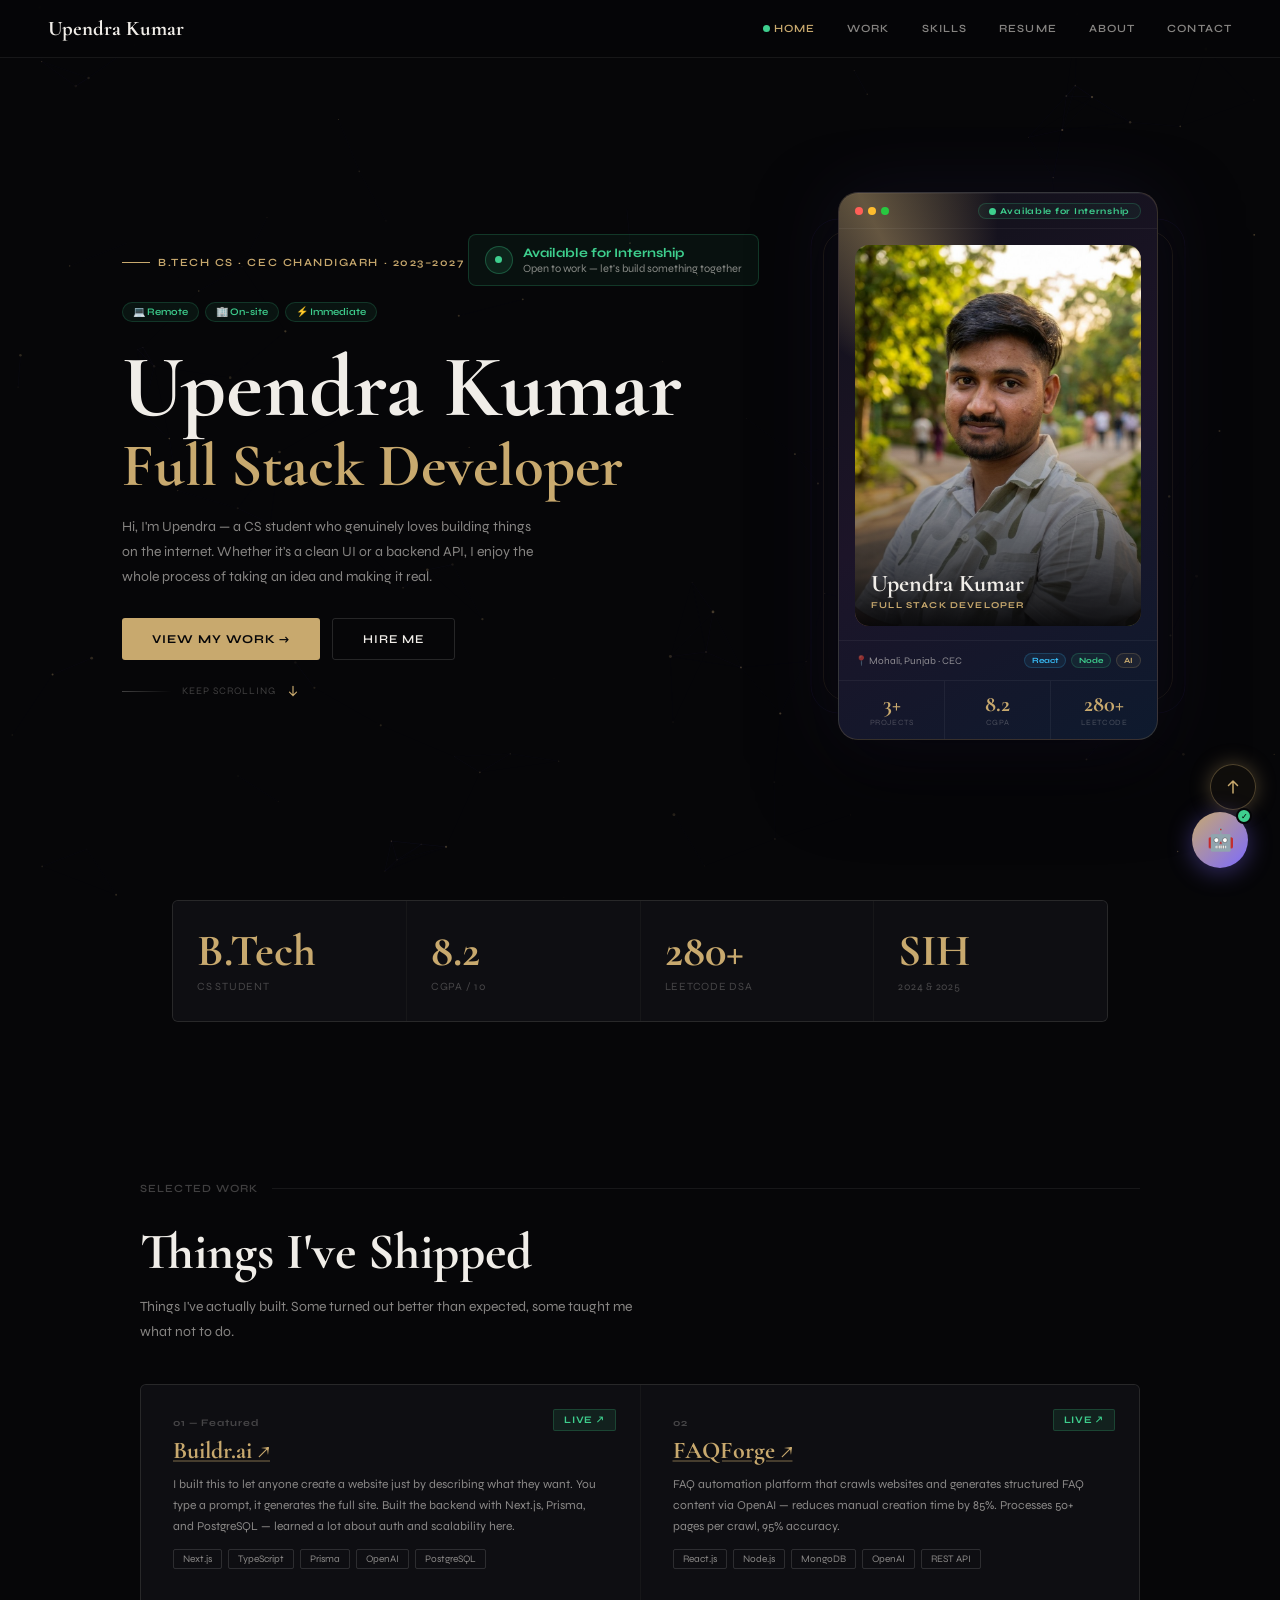
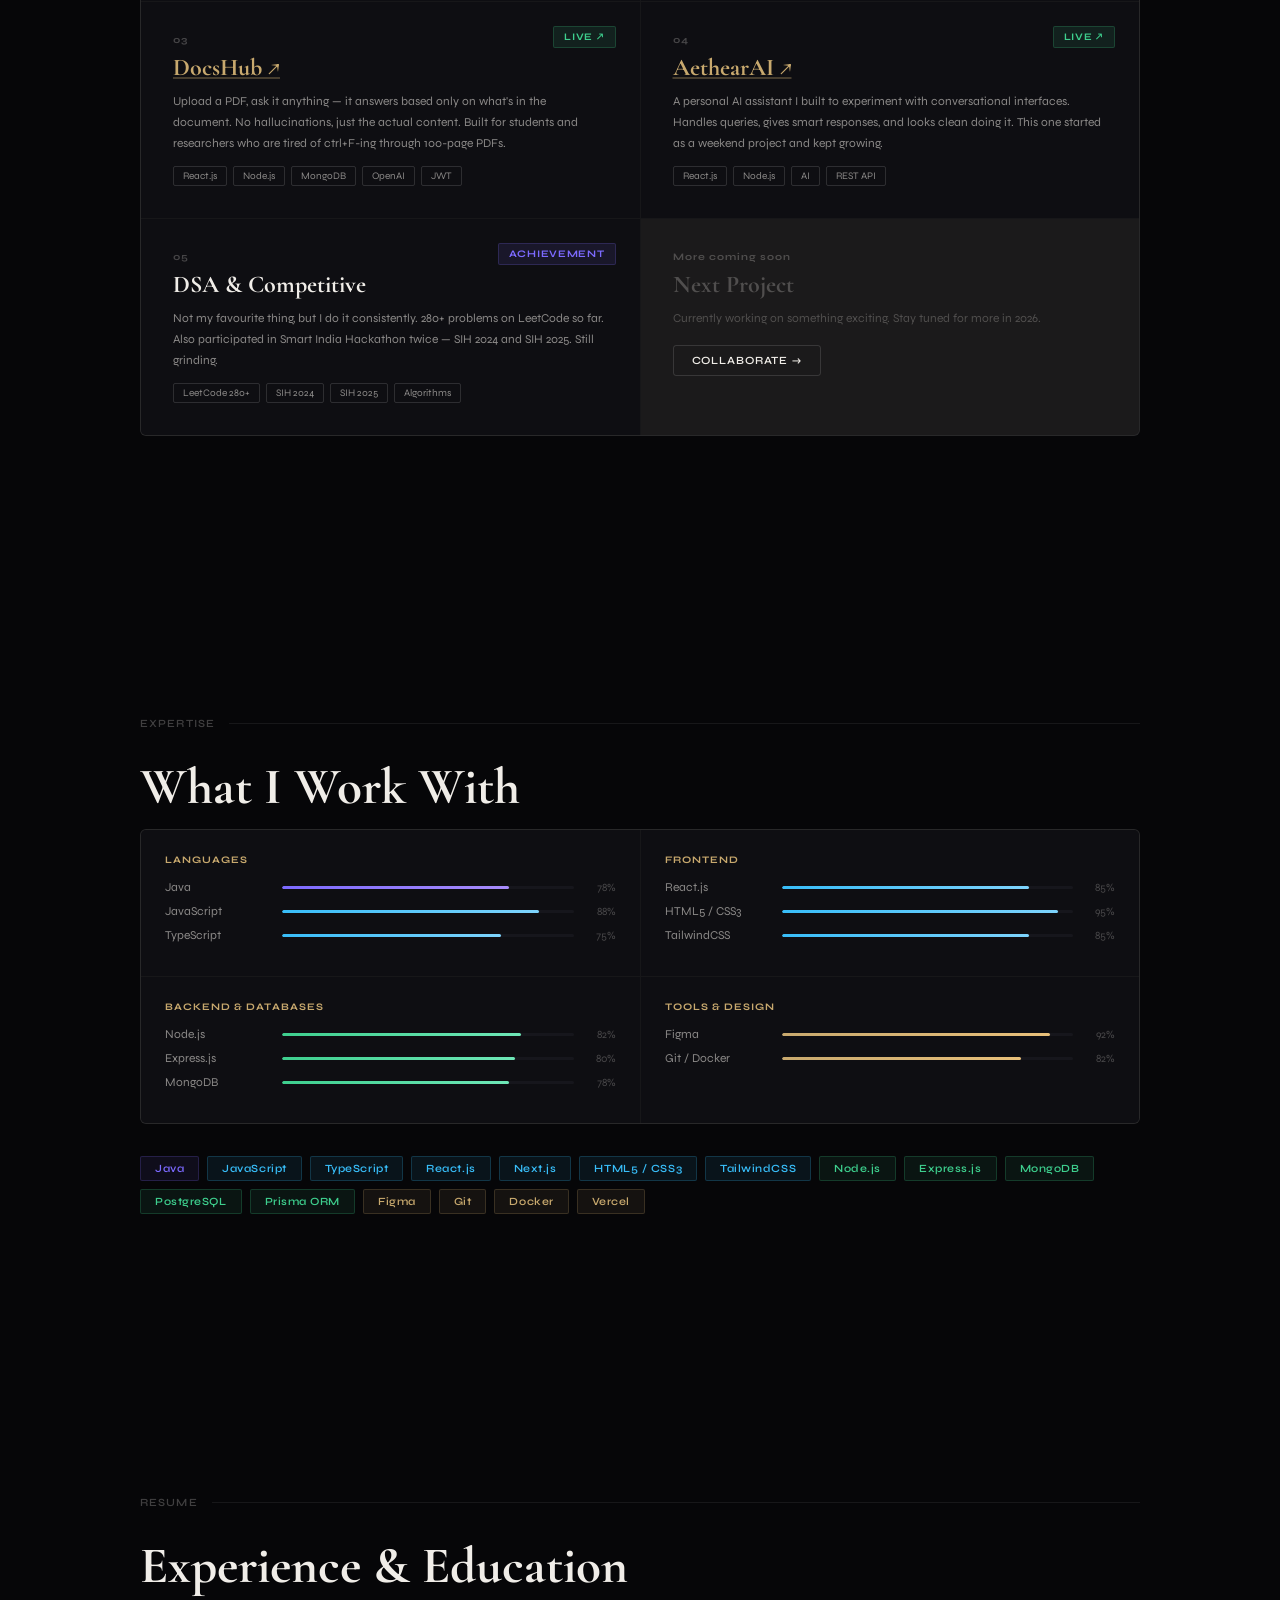
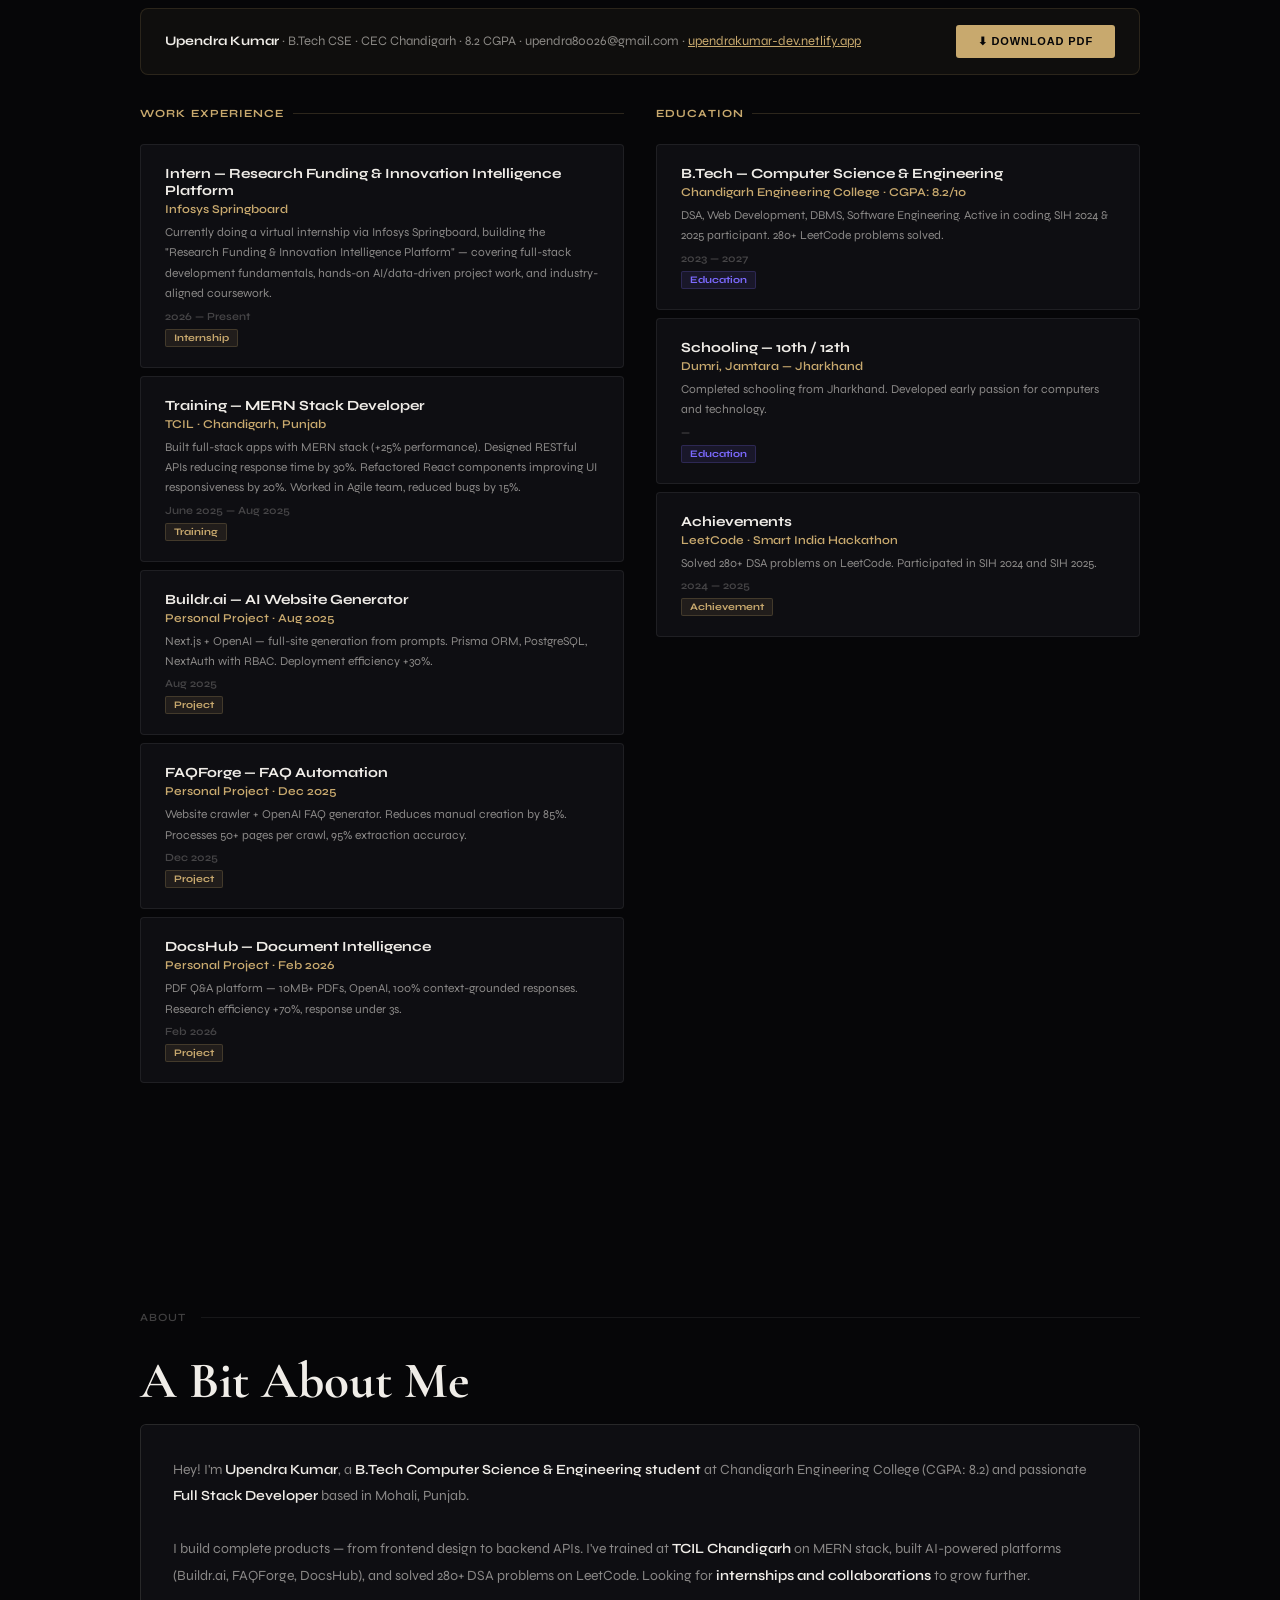
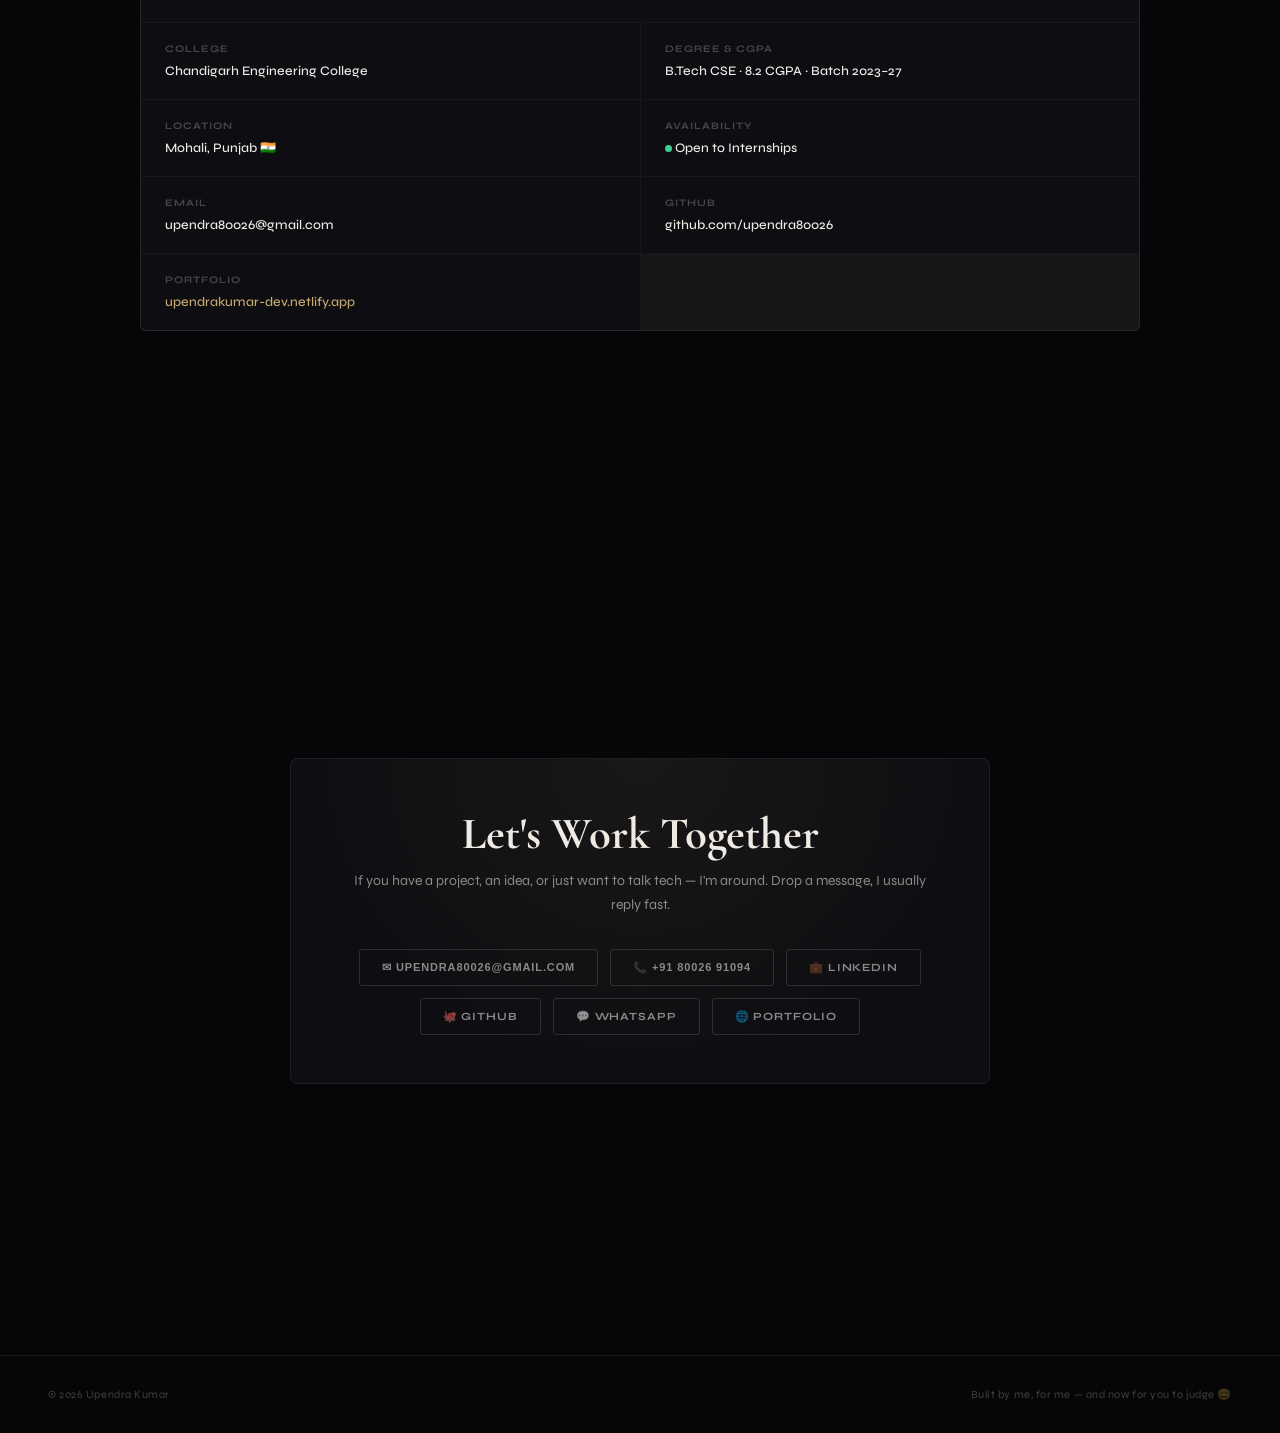
<file: index.html>
<!DOCTYPE html>
<html lang="en">
<head>
<meta charset="UTF-8">
<meta name="viewport" content="width=device-width, initial-scale=1.0">
<title>Upendra Kumar — Full Stack Developer</title>
<link href="https://fonts.googleapis.com/css2?family=Cormorant+Garamond:ital,wght@0,400;0,600;0,700;1,400&family=Syne:wght@400;500;600;700;800&display=swap" rel="stylesheet">
<style>
:root{
  --bg:#060608;--bg2:#0e0e12;--bg3:#16161c;
  --text:#f0ede8;--text2:rgba(240,237,232,0.55);--text3:rgba(240,237,232,0.25);
  --border:rgba(255,255,255,0.07);--border2:rgba(255,255,255,0.13);
  --gold:#c8a96e;--purple:#7c6aff;--green:#3ecf8e;--blue:#38bdf8;
}
*{box-sizing:border-box;margin:0;padding:0}
body{background:var(--bg);color:var(--text);font-family:'Syne',sans-serif;overflow-x:hidden}
canvas#stars{position:fixed;top:0;left:0;width:100%;height:100%;z-index:0;pointer-events:none}

nav{position:fixed;top:0;left:0;right:0;z-index:100;padding:1rem 3rem;display:flex;align-items:center;justify-content:space-between;background:rgba(6,6,8,0.85);backdrop-filter:blur(20px);border-bottom:1px solid var(--border);transition:all 0.3s}
.nav-logo{font-family:'Cormorant Garamond',serif;font-size:1.3rem;font-weight:700;color:var(--text)}
.nav-logo span{color:var(--gold)}
.nav-links{display:flex;gap:2rem}
.nav-links a{font-size:11px;font-weight:600;letter-spacing:0.1em;text-transform:uppercase;color:var(--text2);text-decoration:none;transition:color 0.2s;position:relative}
.nav-links a::after{content:'';position:absolute;bottom:-4px;left:0;width:0;height:1px;background:var(--gold);transition:width 0.3s}
.nav-links a:hover{color:var(--text)}
.nav-links a:hover::after{width:100%}
.dot{width:7px;height:7px;background:var(--green);border-radius:50%;animation:blink 2s infinite;display:inline-block}
@keyframes blink{0%,100%{opacity:1}50%{opacity:0.3}}
@keyframes glow-pulse{0%,100%{opacity:0.4}50%{opacity:1}}
@keyframes cborder{to{--ca:360deg}}
@keyframes spin{to{transform:rotate(360deg)}}
@property --ca{syntax:'<angle>';initial-value:0deg;inherits:false}

section{min-height:100vh;position:relative;z-index:1;display:flex;align-items:center;justify-content:center;padding:6rem 2rem 4rem}

/* HERO */
#hero{flex-direction:row;gap:4rem;flex-wrap:wrap;max-width:1100px;margin:0 auto}
.hero-left{flex:1;min-width:280px;position:relative;z-index:1}
.hero-eyebrow{display:inline-flex;align-items:center;gap:8px;font-size:11px;font-weight:600;letter-spacing:0.14em;text-transform:uppercase;color:var(--gold);margin-bottom:1.2rem}
.hero-eyebrow::before{content:'';width:28px;height:1px;background:var(--gold)}
.avail-box{display:inline-flex;align-items:center;gap:10px;background:rgba(62,207,142,0.06);border:1px solid rgba(62,207,142,0.2);border-radius:8px;padding:10px 16px;margin-bottom:1rem}
.avail-pulse{width:28px;height:28px;border-radius:50%;background:rgba(62,207,142,0.1);border:1px solid rgba(62,207,142,0.3);display:flex;align-items:center;justify-content:center;animation:pulse-ring 2s infinite}
@keyframes pulse-ring{0%,100%{box-shadow:0 0 0 0 rgba(62,207,142,0.3)}50%{box-shadow:0 0 0 8px rgba(62,207,142,0)}}
.t1{font-size:13px;font-weight:700;color:var(--green)}
.t2{font-size:11px;color:var(--text2);margin-top:1px}
.avail-tags{display:flex;gap:6px;margin-bottom:1.5rem;flex-wrap:wrap}
.avail-tag{font-size:10px;font-weight:600;padding:3px 10px;border-radius:20px;background:rgba(62,207,142,0.07);border:1px solid rgba(62,207,142,0.18);color:var(--green)}
.hero-h1{font-family:'Cormorant Garamond',serif;font-size:clamp(3rem,7vw,5.5rem);font-weight:700;line-height:0.95;margin-bottom:1.2rem}
.ghost{color:transparent;-webkit-text-stroke:1px rgba(240,237,232,0.2);font-style:italic;display:block}
.gold-txt{color:var(--gold);display:block}
.hero-desc{font-size:14px;color:var(--text2);line-height:1.8;max-width:420px;margin-bottom:1.8rem}
.hero-cta{display:flex;gap:12px;flex-wrap:wrap;margin-bottom:1.5rem}
.btn-g{display:inline-flex;align-items:center;gap:8px;padding:13px 30px;background:var(--gold);color:#060608;font-size:12px;font-weight:700;letter-spacing:0.08em;text-transform:uppercase;border:none;border-radius:3px;cursor:pointer;text-decoration:none;transition:all 0.25s}
.btn-g:hover{background:#d4b87a;transform:translateY(-3px);box-shadow:0 10px 30px rgba(200,169,110,0.3)}
.btn-o{display:inline-flex;align-items:center;gap:8px;padding:13px 30px;background:transparent;color:var(--text);font-size:12px;font-weight:600;letter-spacing:0.08em;text-transform:uppercase;border:1px solid var(--border2);border-radius:3px;cursor:pointer;text-decoration:none;transition:all 0.25s}
.btn-o:hover{border-color:var(--gold);color:var(--gold);transform:translateY(-2px)}
.scroll-ind{display:flex;align-items:center;gap:10px;font-size:10px;color:var(--text3);letter-spacing:0.1em;text-transform:uppercase}
.scroll-line{width:50px;height:1px;background:linear-gradient(90deg,var(--text3),transparent)}
.scroll-arrow-3d{width:14px;height:14px;perspective:200px;display:inline-block}
.scroll-arrow-3d svg{display:block;transform-style:preserve-3d;animation:arrow3d 1.6s ease-in-out infinite}
@keyframes arrow3d{
  0%{transform:translateY(0) rotateX(0deg) rotateZ(0deg);opacity:0.5}
  50%{transform:translateY(6px) rotateX(180deg) rotateZ(8deg);opacity:1}
  100%{transform:translateY(0) rotateX(360deg) rotateZ(0deg);opacity:0.5}
}

/* MAGICAL FLOATING SCROLL ARROW */
#magicScrollArrow{
  position:fixed;right:24px;bottom:90px;z-index:300;width:46px;height:46px;
  display:flex;align-items:center;justify-content:center;
  border-radius:50%;background:rgba(20,18,14,0.7);
  border:1px solid rgba(200,169,110,0.35);
  box-shadow:0 0 20px rgba(200,169,110,0.35),0 0 0 0 rgba(200,169,110,0.4);
  backdrop-filter:blur(8px);
  transition:transform 0.4s cubic-bezier(.4,0,.2,1),box-shadow 0.4s;
  pointer-events:none;
  opacity:0;
}
#magicScrollArrow.show{opacity:1;animation:magicPulse 2.4s ease-in-out infinite}
#magicScrollArrow.point-up svg{transform:rotate(180deg)}
#magicScrollArrow svg{transition:transform 0.4s cubic-bezier(.4,0,.2,1);width:18px;height:18px}
@keyframes magicPulse{
  0%,100%{box-shadow:0 0 16px rgba(200,169,110,0.3),0 0 0 0 rgba(200,169,110,0.4)}
  50%{box-shadow:0 0 26px rgba(200,169,110,0.55),0 0 0 6px rgba(200,169,110,0.08)}
}
#magicScrollArrow .sparkle{
  position:absolute;width:3px;height:3px;border-radius:50%;background:var(--gold);
  animation:sparkleFloat 2s linear infinite;opacity:0;
}
@keyframes sparkleFloat{
  0%{opacity:0;transform:translate(0,0) scale(0.5)}
  20%{opacity:1}
  100%{opacity:0;transform:translate(var(--sx),var(--sy)) scale(1.2)}
}

/* MAGICAL CURSOR TRAIL */
@media (hover:hover) and (pointer:fine){
  #magicCursorRing{
    position:fixed;top:0;left:0;width:26px;height:26px;border-radius:50%;
    border:1.5px solid rgba(62,207,142,0.75);
    pointer-events:none;z-index:9996;
    transform:translate(-50%,-50%);
    transition:width 0.2s,height 0.2s,border-color 0.2s,opacity 0.2s;
    box-shadow:0 0 12px rgba(62,207,142,0.45);
    opacity:0;
  }
  #magicCursorRing.show{opacity:1}
  #magicCursorRing.active{width:14px;height:14px;border-color:var(--gold);box-shadow:0 0 16px rgba(200,169,110,0.7)}
  #magicCursorDot{
    position:fixed;top:0;left:0;width:5px;height:5px;border-radius:50%;
    background:var(--green);pointer-events:none;z-index:9997;
    transform:translate(-50%,-50%);
    box-shadow:0 0 8px var(--green);
    opacity:0;transition:opacity 0.2s;
  }
  #magicCursorDot.show{opacity:1}
  .cursor-trail-particle{
    position:fixed;z-index:9995;pointer-events:none;width:5px;height:5px;border-radius:50%;
    background:radial-gradient(circle,var(--purple),transparent);
    transform:translate(-50%,-50%);
    animation:cursorTrailFade 0.6s ease-out forwards;
  }
  @keyframes cursorTrailFade{
    0%{opacity:0.6;transform:translate(-50%,-50%) scale(1)}
    100%{opacity:0;transform:translate(-50%,-50%) scale(0.2)}
  }
}

/* CURSOR LINE TRAIL CANVAS */
#cursorTrailCanvas{
  position:fixed;top:0;left:0;width:100%;height:100%;
  pointer-events:none;z-index:9994;
}
.cursor-trail-sparkle{
  position:fixed;z-index:9996;pointer-events:none;width:3px;height:3px;border-radius:50%;
  background:#fff;
  box-shadow:0 0 6px rgba(255,255,255,0.9),0 0 12px rgba(200,169,110,0.6);
  transform:translate(-50%,-50%);
  animation:trailSparkleFade 0.7s ease-out forwards;
}
@keyframes trailSparkleFade{
  0%{opacity:1;transform:translate(-50%,-50%) scale(1.4)}
  100%{opacity:0;transform:translate(-50%,-50%) scale(0)}
}

/* MAGICAL CLICK BURST ARROW */
.click-magic-arrow{
  position:fixed;z-index:9999;pointer-events:none;
  width:40px;height:40px;
  transform:translate(-50%,-50%) scale(0.3) rotate(0deg);
  animation:clickArrowFly 1.4s cubic-bezier(.16,.84,.32,1) forwards;
}
.click-magic-arrow svg{
  width:100%;height:100%;
  filter:drop-shadow(0 0 6px rgba(124,106,255,0.9)) drop-shadow(0 0 14px rgba(62,207,142,0.7)) drop-shadow(0 0 22px rgba(200,169,110,0.5));
}
@keyframes clickArrowFly{
  0%{opacity:0;transform:translate(-50%,-50%) scale(0.2) rotate(var(--rot,0deg)) translateY(0)}
  12%{opacity:1;transform:translate(-50%,-50%) scale(1.1) rotate(var(--rot,0deg)) translateY(-10px)}
  55%{opacity:1;transform:translate(-50%,-50%) scale(1) rotate(calc(var(--rot,0deg) + 180deg)) translateY(-90px)}
  100%{opacity:0;transform:translate(-50%,-50%) scale(0.5) rotate(calc(var(--rot,0deg) + 360deg)) translateY(-170px)}
}
.click-magic-trail{
  position:fixed;z-index:9997;pointer-events:none;width:6px;height:6px;border-radius:50%;
  background:radial-gradient(circle,var(--green),transparent);
  animation:clickTrailFade 0.6s ease-out forwards;
}
@keyframes clickTrailFade{
  0%{opacity:0.9;transform:scale(1)}
  100%{opacity:0;transform:scale(0.2)}
}
.click-magic-spark{
  position:fixed;z-index:9998;pointer-events:none;width:4px;height:4px;border-radius:50%;
  background:radial-gradient(circle,var(--gold),transparent);
  animation:clickSparkFly 1s ease-out forwards;
}
@keyframes clickSparkFly{
  0%{opacity:1;transform:translate(0,0) scale(1)}
  100%{opacity:0;transform:translate(var(--dx),var(--dy)) scale(0.2)}
}

/* PHOTO CARD */
.photo-card-wrap{position:relative;flex-shrink:0;width:320px;z-index:1}
.pcw-glow{position:absolute;top:50%;left:50%;transform:translate(-50%,-50%);width:350px;height:470px;border-radius:24px;border:1px solid rgba(200,169,110,0.12);pointer-events:none;animation:glow-pulse 3s ease-in-out infinite}
.pcw-glow2{position:absolute;top:50%;left:50%;transform:translate(-50%,-50%);width:375px;height:495px;border-radius:28px;border:1px solid rgba(124,106,255,0.07);pointer-events:none;animation:glow-pulse 3s ease-in-out infinite 1.5s}
.photo-card{position:relative;z-index:1;background:linear-gradient(150deg,#111118,#1c1428,#0e1a2e);border:1px solid rgba(200,169,110,0.2);border-radius:20px;overflow:hidden;box-shadow:0 0 80px rgba(124,106,255,0.08),0 30px 80px rgba(0,0,0,0.65),inset 0 1px 0 rgba(255,255,255,0.05);transform-style:preserve-3d}
.photo-card::before{content:'';position:absolute;inset:-1px;border-radius:20px;background:conic-gradient(from var(--ca,0deg),transparent 85%,rgba(200,169,110,0.45),transparent);animation:cborder 4s linear infinite;pointer-events:none;z-index:0}
.pc-topbar{display:flex;align-items:center;justify-content:space-between;padding:10px 16px 9px;border-bottom:1px solid rgba(255,255,255,0.05);position:relative;z-index:2}
.pc-dots{display:flex;gap:5px}
.pc-dots span{width:8px;height:8px;border-radius:50%;display:block}
.pc-badge{font-size:9px;font-weight:700;letter-spacing:0.08em;color:var(--green);display:flex;align-items:center;gap:4px;border:1px solid rgba(62,207,142,0.2);padding:2px 10px;border-radius:20px;background:rgba(62,207,142,0.05)}
.pc-photo{position:relative;z-index:2;padding:16px 16px 0}
.pc-photo-inner{border-radius:14px;overflow:hidden;aspect-ratio:3/4;position:relative}
.pc-photo-inner img{width:100%;height:100%;object-fit:cover;object-position:top center;display:block}
.pc-photo-inner::after{content:'';position:absolute;bottom:0;left:0;right:0;height:55%;background:linear-gradient(transparent,rgba(6,6,8,0.97))}
.pc-name-overlay{position:absolute;bottom:0;left:0;right:0;padding:1rem;z-index:3}
.pc-name{font-family:'Cormorant Garamond',serif;font-size:1.5rem;font-weight:700;color:#f0ede8;line-height:1}
.pc-role{font-size:9px;font-weight:700;letter-spacing:0.13em;text-transform:uppercase;color:var(--gold);margin-top:4px}
.pc-info{display:flex;align-items:center;justify-content:space-between;padding:12px 16px;border-top:1px solid rgba(255,255,255,0.05);margin-top:14px;position:relative;z-index:2}
.pc-loc{font-size:10px;color:var(--text2)}
.pc-tags{display:flex;gap:5px}
.pc-tag{font-size:8px;font-weight:700;padding:2px 7px;border-radius:20px;border:1px solid}
.pc-stats{display:grid;grid-template-columns:1fr 1fr 1fr;position:relative;z-index:2;border-top:1px solid rgba(255,255,255,0.05)}
.pc-stat{padding:12px 8px;text-align:center;border-right:1px solid rgba(255,255,255,0.05)}
.pc-stat:last-child{border-right:none}
.pc-sv{font-family:'Cormorant Garamond',serif;font-size:1.4rem;font-weight:700;color:var(--gold);line-height:1}
.pc-sl{font-size:8px;color:var(--text3);letter-spacing:0.07em;text-transform:uppercase;margin-top:2px}

/* STATS */
.stats-row{display:grid;grid-template-columns:repeat(4,1fr);gap:1px;background:var(--border);border:1px solid var(--border);border-radius:6px;overflow:hidden}
.stat-box{background:var(--bg2);padding:1.75rem 1.5rem;transition:all 0.3s}
.stat-box:hover{background:var(--bg3);transform:translateY(-4px)}
.stat-num{font-family:'Cormorant Garamond',serif;font-size:2.8rem;font-weight:700;color:var(--gold);line-height:1}
.stat-lbl{font-size:11px;color:var(--text3);letter-spacing:0.07em;text-transform:uppercase;margin-top:6px}

.sec-wrap{max-width:1000px;width:100%;margin:0 auto}
.sec-label{display:flex;align-items:center;gap:14px;font-size:11px;font-weight:600;letter-spacing:0.1em;text-transform:uppercase;color:var(--text3);margin-bottom:2rem}
.sec-label::after{content:'';flex:1;height:1px;background:var(--border)}
.sec-h{font-family:'Cormorant Garamond',serif;font-size:clamp(2rem,5vw,3.2rem);font-weight:700;line-height:1;margin-bottom:1rem}
.sec-sub{font-size:14px;color:var(--text2);line-height:1.8;max-width:500px;margin-bottom:2.5rem}

/* PROJECTS */
#projects{flex-direction:column;align-items:flex-start}
.projects-grid{display:grid;grid-template-columns:1fr 1fr;gap:1px;background:var(--border);border:1px solid var(--border);border-radius:6px;overflow:hidden;width:100%}
.proj-card{background:var(--bg2);padding:2rem;position:relative;transition:all 0.3s;cursor:pointer;overflow:hidden}
.proj-card::before{content:'';position:absolute;left:0;top:0;bottom:0;width:3px;background:transparent;transition:background 0.3s}
.proj-card:hover{background:var(--bg3);transform:translateY(-4px) perspective(600px) rotateX(2deg);box-shadow:0 20px 60px rgba(0,0,0,0.5)}
.proj-card:hover::before{background:var(--gold)}
.proj-num{font-size:10px;font-weight:700;color:var(--text3);letter-spacing:0.1em;margin-bottom:8px}
.proj-name{font-family:'Cormorant Garamond',serif;font-size:1.5rem;font-weight:700;line-height:1.2;margin-bottom:8px}
.proj-desc{font-size:12px;color:var(--text2);line-height:1.75;margin-bottom:12px}
.proj-tags{display:flex;gap:6px;flex-wrap:wrap}
.ptag{font-size:10px;padding:3px 9px;border:1px solid var(--border2);border-radius:2px;color:var(--text2)}
.proj-badge{position:absolute;top:1.5rem;right:1.5rem;font-size:10px;font-weight:700;letter-spacing:0.07em;text-transform:uppercase;padding:4px 10px;border-radius:2px}
.live{background:rgba(62,207,142,0.1);color:var(--green);border:1px solid rgba(62,207,142,0.2)}
.acad{background:rgba(124,106,255,0.1);color:var(--purple);border:1px solid rgba(124,106,255,0.2)}

/* SKILLS */
#skills{flex-direction:column;align-items:flex-start}
.skills-grid{display:grid;grid-template-columns:1fr 1fr;gap:1px;background:var(--border);border:1px solid var(--border);border-radius:6px;overflow:hidden;width:100%;margin-bottom:2rem}
.sk-cat{background:var(--bg2);padding:1.5rem;transition:all 0.3s}
.sk-cat:hover{background:var(--bg3)}
.sk-cat-title{font-size:10px;font-weight:700;letter-spacing:0.1em;text-transform:uppercase;color:var(--gold);margin-bottom:14px}
.sk-row{display:flex;align-items:center;gap:12px;margin-bottom:10px}
.sk-name{font-size:12px;color:var(--text2);min-width:105px}
.sk-bar{flex:1;height:3px;background:var(--bg3);border-radius:2px;overflow:hidden}
.sk-fill{height:100%;border-radius:2px;animation:fill 1.5s ease forwards}
@keyframes fill{from{width:0}to{width:var(--w)}}
.sk-pct{font-size:11px;color:var(--text3);min-width:30px;text-align:right}
.tech-pills{display:flex;flex-wrap:wrap;gap:8px}
.tpill{font-size:11px;font-weight:600;padding:5px 14px;border-radius:2px;letter-spacing:0.05em;border:1px solid;transition:all 0.2s;cursor:default}
.tpill:hover{transform:translateY(-2px) scale(1.06)}
.tpill.blue{background:rgba(56,189,248,0.08);color:var(--blue);border-color:rgba(56,189,248,0.2)}
.tpill.green{background:rgba(62,207,142,0.08);color:var(--green);border-color:rgba(62,207,142,0.2)}
.tpill.gold{background:rgba(200,169,110,0.08);color:var(--gold);border-color:rgba(200,169,110,0.2)}
.tpill.purple{background:rgba(124,106,255,0.08);color:var(--purple);border-color:rgba(124,106,255,0.2)}

/* RESUME */
#resume{flex-direction:column;align-items:flex-start}
.resume-bar{display:flex;align-items:center;justify-content:space-between;background:rgba(200,169,110,0.05);border:1px solid rgba(200,169,110,0.15);border-radius:8px;padding:1rem 1.5rem;margin-bottom:2rem;width:100%;flex-wrap:wrap;gap:10px}
.resume-bar p{font-size:13px;color:var(--text2)}
.resume-bar p strong{color:var(--text)}
.resume-cols{display:grid;grid-template-columns:1fr 1fr;gap:2rem;width:100%}
.resume-col-h{font-size:11px;font-weight:700;letter-spacing:0.1em;text-transform:uppercase;color:var(--gold);margin-bottom:1.5rem;display:flex;align-items:center;gap:8px}
.resume-col-h::after{content:'';flex:1;height:1px;background:rgba(200,169,110,0.2)}
.ri{background:var(--bg2);border:1px solid var(--border);border-radius:4px;padding:1.25rem 1.5rem;margin-bottom:8px;transition:all 0.3s;position:relative;overflow:hidden}
.ri::before{content:'';position:absolute;left:0;top:0;bottom:0;width:2px;background:var(--gold);opacity:0;transition:opacity 0.3s}
.ri:hover{background:var(--bg3);transform:translateX(4px)}
.ri:hover::before{opacity:1}
.ri-role{font-size:14px;font-weight:700;color:var(--text);margin-bottom:3px}
.ri-org{font-size:12px;color:var(--gold);font-weight:600;margin-bottom:6px}
.ri-desc{font-size:12px;color:var(--text2);line-height:1.7}
.ri-year{font-size:11px;color:var(--text3);font-weight:600;margin-top:6px}
.badge{display:inline-block;font-size:10px;padding:2px 8px;border-radius:2px;font-weight:700;margin-top:6px}
.be{background:rgba(124,106,255,0.1);color:var(--purple);border:1px solid rgba(124,106,255,0.2)}
.bw{background:rgba(200,169,110,0.1);color:var(--gold);border:1px solid rgba(200,169,110,0.2)}

/* ABOUT */
#about{flex-direction:column;align-items:flex-start}
.about-grid{display:grid;grid-template-columns:1fr 1fr;gap:1px;background:var(--border);border:1px solid var(--border);border-radius:6px;overflow:hidden;width:100%}
.about-main{background:var(--bg2);padding:2rem;grid-column:span 2}
.about-main p{font-size:14px;color:var(--text2);line-height:1.9}
.about-main p strong{color:var(--text);font-weight:600}
.about-item{background:var(--bg2);padding:1.25rem 1.5rem;transition:all 0.3s}
.about-item:hover{background:var(--bg3)}
.ai-label{font-size:10px;font-weight:700;letter-spacing:0.1em;text-transform:uppercase;color:var(--text3);margin-bottom:8px}
.ai-val{font-size:13px;color:var(--text);font-weight:500}

/* CONTACT */
#contact{flex-direction:column}
.contact-box{background:var(--bg2);border:1px solid var(--border);border-radius:8px;padding:3rem;text-align:center;position:relative;overflow:hidden;width:100%;max-width:700px}
.contact-box::before{content:'';position:absolute;inset:0;background:radial-gradient(ellipse at 50% 0%,rgba(200,169,110,0.06),transparent 70%);pointer-events:none}
.contact-box h2{font-family:'Cormorant Garamond',serif;font-size:2.8rem;font-weight:700;margin-bottom:0.5rem}
.contact-box p{font-size:14px;color:var(--text2);margin-bottom:2rem;line-height:1.7}
.contact-links{display:flex;justify-content:center;gap:12px;flex-wrap:wrap}
.cl{display:inline-flex;align-items:center;gap:6px;padding:11px 22px;border:1px solid var(--border2);border-radius:3px;font-size:11px;font-weight:700;letter-spacing:0.08em;text-transform:uppercase;color:var(--text2);text-decoration:none;cursor:pointer;background:transparent;transition:all 0.2s}
.cl:hover{border-color:var(--gold);color:var(--gold);transform:translateY(-2px)}

footer{position:relative;z-index:1;padding:2rem 3rem;border-top:1px solid var(--border);display:flex;justify-content:space-between;align-items:center;flex-wrap:wrap;gap:8px}
footer p{font-size:11px;color:var(--text3);letter-spacing:0.05em}

.reveal{opacity:0;transform:translateY(40px);transition:opacity 0.8s ease,transform 0.8s ease}
.reveal.visible{opacity:1;transform:translateY(0)}
.rl{opacity:0;transform:translateX(-50px);transition:opacity 0.8s ease,transform 0.8s ease}
.rl.visible{opacity:1;transform:translateX(0)}
.rr{opacity:0;transform:translateX(50px);transition:opacity 0.8s ease,transform 0.8s ease}
.rr.visible{opacity:1;transform:translateX(0)}

@media(max-width:700px){
  nav{padding:1rem 1.5rem}
  .nav-links{gap:1rem}
  #hero{flex-direction:column;gap:2rem;padding-top:5rem}
  .photo-card-wrap{width:100%;max-width:320px;margin:0 auto}
  .projects-grid,.skills-grid,.resume-cols,.about-grid{grid-template-columns:1fr}
  .about-main{grid-column:span 1}
  .stats-row{grid-template-columns:1fr 1fr}
  footer{flex-direction:column;text-align:center}
  section{padding:5rem 1.5rem 3rem}
}

/* AI CHAT BUTTON */
.ai-chat-btn{position:fixed;bottom:2rem;right:2rem;z-index:999;width:56px;height:56px;border-radius:50%;background:linear-gradient(135deg,#c8a96e,#7c6aff);border:none;cursor:pointer;display:flex;align-items:center;justify-content:center;font-size:22px;box-shadow:0 4px 24px rgba(124,106,255,0.4);transition:all 0.3s;animation:float-btn 3s ease-in-out infinite}
.ai-chat-btn:hover{transform:scale(1.1);box-shadow:0 8px 32px rgba(124,106,255,0.6)}
@keyframes float-btn{0%,100%{transform:translateY(0)}50%{transform:translateY(-6px)}}
.ai-chat-badge{position:absolute;top:-4px;right:-4px;width:16px;height:16px;background:var(--green);border-radius:50%;border:2px solid var(--bg);font-size:8px;display:flex;align-items:center;justify-content:center;animation:blink 2s infinite}

/* CHAT MODAL */
.chat-modal{position:fixed;bottom:5.5rem;right:2rem;z-index:998;width:360px;max-height:520px;background:var(--bg2);border:1px solid var(--border2);border-radius:16px;box-shadow:0 20px 60px rgba(0,0,0,0.7);display:flex;flex-direction:column;overflow:hidden;transition:all 0.3s;transform:scale(0.9) translateY(20px);opacity:0;pointer-events:none}
.chat-modal.open{transform:scale(1) translateY(0);opacity:1;pointer-events:all}
.chat-header{padding:1rem 1.2rem;border-bottom:1px solid var(--border);display:flex;align-items:center;gap:10px;background:linear-gradient(135deg,rgba(200,169,110,0.08),rgba(124,106,255,0.08))}
.chat-avatar{width:36px;height:36px;border-radius:50%;background:linear-gradient(135deg,#c8a96e,#7c6aff);display:flex;align-items:center;justify-content:center;font-size:14px;font-weight:700;color:#fff;flex-shrink:0}
.chat-header-info .name{font-size:13px;font-weight:700;color:var(--text)}
.chat-header-info .status{font-size:10px;color:var(--green);display:flex;align-items:center;gap:4px}
.chat-close{margin-left:auto;background:none;border:none;color:var(--text3);cursor:pointer;font-size:18px;padding:0;transition:color 0.2s}
.chat-close:hover{color:var(--text)}
.chat-messages{flex:1;overflow-y:auto;padding:1rem;display:flex;flex-direction:column;gap:10px;max-height:320px}
.chat-messages::-webkit-scrollbar{width:4px}
.chat-messages::-webkit-scrollbar-track{background:transparent}
.chat-messages::-webkit-scrollbar-thumb{background:var(--border2);border-radius:2px}
.msg{max-width:85%;padding:10px 14px;border-radius:12px;font-size:12px;line-height:1.6}
.msg.bot{background:var(--bg3);border:1px solid var(--border);color:var(--text);border-radius:12px 12px 12px 2px;align-self:flex-start}
.msg.user{background:linear-gradient(135deg,rgba(200,169,110,0.15),rgba(124,106,255,0.15));border:1px solid rgba(200,169,110,0.2);color:var(--text);border-radius:12px 12px 2px 12px;align-self:flex-end}
.msg.typing{background:var(--bg3);border:1px solid var(--border);color:var(--text2);font-style:italic;align-self:flex-start}
.quick-btns{display:flex;gap:6px;flex-wrap:wrap;padding:0 1rem 0.5rem}
.qbtn{font-size:10px;padding:4px 10px;border:1px solid var(--border2);border-radius:20px;background:transparent;color:var(--text2);cursor:pointer;transition:all 0.2s;white-space:nowrap}
.qbtn:hover{border-color:var(--gold);color:var(--gold)}
.chat-input-row{padding:0.75rem 1rem;border-top:1px solid var(--border);display:flex;gap:8px;align-items:center}
.chat-input{flex:1;background:var(--bg3);border:1px solid var(--border);border-radius:8px;padding:8px 12px;font-size:12px;color:var(--text);outline:none;font-family:'Syne',sans-serif;transition:border-color 0.2s}
.chat-input:focus{border-color:var(--gold)}
.chat-send{width:34px;height:34px;border-radius:8px;background:var(--gold);border:none;cursor:pointer;display:flex;align-items:center;justify-content:center;font-size:14px;transition:all 0.2s;flex-shrink:0}
.chat-send:hover{background:#d4b87a;transform:scale(1.05)}

/* PROJECT MODAL */
.proj-modal-overlay{position:fixed;inset:0;z-index:997;background:rgba(0,0,0,0.8);backdrop-filter:blur(8px);display:flex;align-items:center;justify-content:center;padding:2rem;opacity:0;pointer-events:none;transition:opacity 0.3s}
.proj-modal-overlay.open{opacity:1;pointer-events:all}
.proj-modal{background:var(--bg2);border:1px solid var(--border2);border-radius:16px;width:100%;max-width:560px;max-height:80vh;overflow-y:auto;box-shadow:0 30px 80px rgba(0,0,0,0.8);transform:translateY(30px);transition:transform 0.3s}
.proj-modal-overlay.open .proj-modal{transform:translateY(0)}
.pm-header{padding:1.5rem 1.5rem 1rem;border-bottom:1px solid var(--border);display:flex;align-items:flex-start;justify-content:space-between;gap:1rem}
.pm-title{font-family:'Cormorant Garamond',serif;font-size:1.8rem;font-weight:700;color:var(--text)}
.pm-close{background:none;border:1px solid var(--border);color:var(--text2);cursor:pointer;font-size:16px;padding:4px 10px;border-radius:6px;transition:all 0.2s;flex-shrink:0}
.pm-close:hover{border-color:var(--gold);color:var(--gold)}
.pm-body{padding:1.5rem}
.pm-section{margin-bottom:1.2rem}
.pm-section-title{font-size:10px;font-weight:700;letter-spacing:0.1em;text-transform:uppercase;color:var(--gold);margin-bottom:8px}
.pm-text{font-size:13px;color:var(--text2);line-height:1.8}
.pm-metrics{display:grid;grid-template-columns:1fr 1fr;gap:8px;margin-top:8px}
.pm-metric{background:var(--bg3);border:1px solid var(--border);border-radius:6px;padding:10px 12px}
.pm-metric-val{font-family:'Cormorant Garamond',serif;font-size:1.4rem;font-weight:700;color:var(--green)}
.pm-metric-lbl{font-size:10px;color:var(--text3);margin-top:2px}
.pm-tags{display:flex;flex-wrap:wrap;gap:6px}
.pm-tag{font-size:10px;padding:3px 10px;border:1px solid var(--border2);border-radius:2px;color:var(--text2)}
.pm-ai-section{background:rgba(124,106,255,0.05);border:1px solid rgba(124,106,255,0.15);border-radius:8px;padding:1rem;margin-top:1rem}
.pm-ai-label{font-size:10px;font-weight:700;letter-spacing:0.08em;text-transform:uppercase;color:var(--purple);margin-bottom:6px;display:flex;align-items:center;gap:6px}
.pm-ai-text{font-size:12px;color:var(--text2);line-height:1.7}
.pm-loading{display:flex;align-items:center;gap:8px;font-size:12px;color:var(--text3);font-style:italic}
.pm-dots span{display:inline-block;width:4px;height:4px;background:var(--purple);border-radius:50%;animation:dot-bounce 1.2s infinite}
.pm-dots span:nth-child(2){animation-delay:0.2s}
.pm-dots span:nth-child(3){animation-delay:0.4s}
@keyframes dot-bounce{0%,80%,100%{transform:translateY(0)}40%{transform:translateY(-6px)}}

/* DASHBOARD SIDEBAR */
.dashboard{position:fixed;left:0;top:0;bottom:0;width:220px;background:rgba(6,6,8,0.97);border-right:1px solid var(--border);z-index:200;display:flex;flex-direction:column;padding:1.5rem 0;transform:translateX(-100%);transition:transform 0.3s cubic-bezier(.4,0,.2,1);backdrop-filter:blur(20px)}
.dashboard.open{transform:translateX(0)}
.dash-toggle{position:fixed;left:0;top:50%;transform:translateY(-50%);z-index:201;width:22px;height:60px;background:rgba(200,169,110,0.15);border:1px solid rgba(200,169,110,0.3);border-left:none;border-radius:0 8px 8px 0;cursor:pointer;display:flex;align-items:center;justify-content:center;transition:all 0.3s;writing-mode:vertical-lr}
.dash-toggle:hover{background:rgba(200,169,110,0.25);width:26px}
.dash-toggle span{font-size:8px;font-weight:700;letter-spacing:0.1em;color:var(--gold);text-transform:uppercase}
.dash-header{padding:0 1.5rem 1.5rem;border-bottom:1px solid var(--border)}
.dash-logo{font-family:'Cormorant Garamond',serif;font-size:1.1rem;font-weight:700;color:var(--text)}
.dash-logo span{color:var(--gold)}
.dash-sub{font-size:10px;color:var(--text3);letter-spacing:0.06em;margin-top:2px}
.dash-nav{flex:1;padding:1rem 0;overflow-y:auto}
.dash-section-label{font-size:9px;font-weight:700;letter-spacing:0.12em;text-transform:uppercase;color:var(--text3);padding:0.5rem 1.5rem;margin-top:0.5rem}
.dash-link{display:flex;align-items:center;gap:10px;padding:0.6rem 1.5rem;font-size:12px;font-weight:500;color:var(--text2);text-decoration:none;cursor:pointer;transition:all 0.2s;border-left:2px solid transparent;background:none;border-top:none;border-right:none;border-bottom:none;width:100%;text-align:left;font-family:'Syne',sans-serif}
.dash-link:hover{color:var(--text);background:rgba(255,255,255,0.03);border-left-color:var(--border2)}
.dash-link.active{color:var(--gold);background:rgba(200,169,110,0.06);border-left-color:var(--gold)}
.dash-link .icon{font-size:14px;width:20px;text-align:center}
.dash-link .badge{margin-left:auto;font-size:9px;padding:2px 6px;border-radius:10px;background:rgba(62,207,142,0.1);color:var(--green);border:1px solid rgba(62,207,142,0.2)}
.dash-footer{padding:1rem 1.5rem;border-top:1px solid var(--border)}
.dash-profile{display:flex;align-items:center;gap:10px}
.dash-avatar{width:32px;height:32px;border-radius:50%;background:linear-gradient(135deg,#c8a96e,#7c6aff);display:flex;align-items:center;justify-content:center;font-size:11px;font-weight:700;color:#fff;flex-shrink:0}
.dash-name{font-size:12px;font-weight:600;color:var(--text)}
.dash-role{font-size:10px;color:var(--text3)}
.dash-status{display:flex;align-items:center;gap:4px;font-size:10px;color:var(--green);margin-top:4px}
/* overlay when dashboard open on mobile */
.dash-overlay{position:fixed;inset:0;z-index:199;background:rgba(0,0,0,0.5);opacity:0;pointer-events:none;transition:opacity 0.3s}
.dash-overlay.open{opacity:1;pointer-events:all}
@media(max-width:700px){
  .dash-toggle{display:flex}
}
@media(min-width:701px){
  .dash-toggle{display:flex}
}
</style>
</head>
<body>
<canvas id="stars"></canvas>

<!-- MAGICAL SCROLL DIRECTION ARROW -->
<div id="magicScrollArrow">
  <svg viewBox="0 0 24 24" fill="none" xmlns="http://www.w3.org/2000/svg">
    <path d="M12 4V20M12 20L6 14M12 20L18 14" stroke="var(--gold)" stroke-width="2" stroke-linecap="round" stroke-linejoin="round"/>
  </svg>
</div>

<!-- MAGICAL CURSOR TRAIL -->
<div id="magicCursorRing"></div>
<div id="magicCursorDot"></div>
<canvas id="cursorTrailCanvas"></canvas>

<nav id="navbar">
  <div class="nav-logo">Upendra Kumar</div>
  <div class="nav-links">
    <a href="#hero"><span class="dot"></span> Home</a>
    <a href="#projects">Work</a>
    <a href="#skills">Skills</a>
    <a href="#resume">Resume</a>
    <a href="#about">About</a>
    <a href="#contact">Contact</a>
  </div>
</nav>

<!-- ======= HERO ======= -->
<section id="hero">
  <div class="hero-left rl">
    <div class="hero-eyebrow">B.Tech CS · CEC Chandigarh · 2023–2027</div>
    <div class="avail-box">
      <div class="avail-pulse"><span class="dot"></span></div>
      <div>
        <div class="t1">Available for Internship</div>
        <div class="t2">Open to work — let's build something together</div>
      </div>
    </div>
    <div class="avail-tags">
      <span class="avail-tag">💻 Remote</span>
      <span class="avail-tag">🏢 On-site</span>
      <span class="avail-tag">⚡ Immediate</span>
    </div>
    <h1 class="hero-h1">
      Upendra Kumar<br>
      <span class="gold-txt" style="font-size:clamp(1.9rem,5vw,3.8rem);white-space:nowrap;margin-top:0.5rem">Full Stack Developer</span>
    </h1>
    <p class="hero-desc">Hi, I'm Upendra — a CS student who genuinely loves building things on the internet. Whether it's a clean UI or a backend API, I enjoy the whole process of taking an idea and making it real.</p>
    <div class="hero-cta">
      <a href="#projects" class="btn-g">View My Work →</a>
      <a href="#contact" class="btn-o">Hire Me</a>
    </div>
    <div class="scroll-ind"><div class="scroll-line"></div>keep scrolling
      <span class="scroll-arrow-3d">
        <svg viewBox="0 0 24 24" fill="none" xmlns="http://www.w3.org/2000/svg">
          <path d="M12 4V20M12 20L6 14M12 20L18 14" stroke="var(--gold)" stroke-width="2" stroke-linecap="round" stroke-linejoin="round"/>
        </svg>
      </span>
    </div>
  </div>

  <!-- PROFILE PHOTO CARD -->
  <div class="photo-card-wrap rr">
    <div class="pcw-glow"></div>
    <div class="pcw-glow2"></div>
    <div class="photo-card" id="photoCard">
      <!-- Top bar -->
      <div class="pc-topbar">
        <div class="pc-dots">
          <span style="background:#ff5f57"></span>
          <span style="background:#febc2e"></span>
          <span style="background:#28c840"></span>
        </div>
        <div class="pc-badge"><span class="dot"></span> Available for Internship</div>
      </div>
      <!-- Large photo -->
      <div class="pc-photo">
        <div class="pc-photo-inner">
          <img src="[data-uri]" alt="Upendra Kumar">
          <div class="pc-name-overlay">
            <div class="pc-name">Upendra Kumar</div>
            <div class="pc-role">Full Stack Developer</div>
          </div>
        </div>
      </div>
      <!-- Info -->
      <div class="pc-info">
        <div class="pc-loc">📍 Mohali, Punjab · CEC</div>
        <div class="pc-tags">
          <span class="pc-tag" style="background:rgba(56,189,248,0.07);color:#38bdf8;border-color:rgba(56,189,248,0.2)">React</span>
          <span class="pc-tag" style="background:rgba(62,207,142,0.07);color:#3ecf8e;border-color:rgba(62,207,142,0.2)">Node</span>
          <span class="pc-tag" style="background:rgba(200,169,110,0.07);color:#c8a96e;border-color:rgba(200,169,110,0.2)">AI</span>
        </div>
      </div>
      <!-- Stats -->
      <div class="pc-stats">
        <div class="pc-stat"><div class="pc-sv">3+</div><div class="pc-sl">Projects</div></div>
        <div class="pc-stat"><div class="pc-sv">8.2</div><div class="pc-sl">CGPA</div></div>
        <div class="pc-stat"><div class="pc-sv">280+</div><div class="pc-sl">LeetCode</div></div>
      </div>
    </div>
  </div>
</section>

<!-- STATS BAR -->
<div style="max-width:1000px;margin:0 auto;padding:0 2rem 4rem;position:relative;z-index:1">
  <div class="stats-row reveal">
    <div class="stat-box"><div class="stat-num">B.Tech</div><div class="stat-lbl">CS Student</div></div>
    <div class="stat-box"><div class="stat-num">8.2</div><div class="stat-lbl">CGPA / 10</div></div>
    <div class="stat-box"><div class="stat-num">280+</div><div class="stat-lbl">LeetCode DSA</div></div>
    <div class="stat-box"><div class="stat-num">SIH</div><div class="stat-lbl">2024 & 2025</div></div>
  </div>
</div>

<!-- ======= PROJECTS ======= -->
<section id="projects">
  <div class="sec-wrap">
    <div class="sec-label reveal">Selected Work</div>
    <h2 class="sec-h reveal">Things I've Shipped</h2>
    <p class="sec-sub reveal">Things I've actually built. Some turned out better than expected, some taught me what not to do.</p>
    <div class="projects-grid reveal">
      <div class="proj-card">
        <span class="proj-badge live">Live ↗</span>
        <div class="proj-num">01 — Featured</div>
        <div class="proj-name" style="cursor:pointer;text-decoration:underline;text-decoration-color:rgba(200,169,110,0.3);color:var(--gold)" onclick="openProjModal('Buildr.ai')">Buildr.ai ↗</div>
        <div class="proj-desc">I built this to let anyone create a website just by describing what they want. You type a prompt, it generates the full site. Built the backend with Next.js, Prisma, and PostgreSQL — learned a lot about auth and scalability here.</div>
        <div class="proj-tags">
          <span class="ptag">Next.js</span><span class="ptag">TypeScript</span><span class="ptag">Prisma</span><span class="ptag">OpenAI</span><span class="ptag">PostgreSQL</span>
        </div>
      </div>
      <div class="proj-card">
        <span class="proj-badge live">Live ↗</span>
        <div class="proj-num">02</div>
        <div class="proj-name" style="cursor:pointer;text-decoration:underline;text-decoration-color:rgba(200,169,110,0.3);color:var(--gold)" onclick="openProjModal('FAQForge')">FAQForge ↗</div>
        <div class="proj-desc">FAQ automation platform that crawls websites and generates structured FAQ content via OpenAI — reduces manual creation time by 85%. Processes 50+ pages per crawl, 95% accuracy.</div>
        <div class="proj-tags">
          <span class="ptag">React.js</span><span class="ptag">Node.js</span><span class="ptag">MongoDB</span><span class="ptag">OpenAI</span><span class="ptag">REST API</span>
        </div>
      </div>
      <div class="proj-card">
        <span class="proj-badge live">Live ↗</span>
        <div class="proj-num">03</div>
        <div class="proj-name" style="cursor:pointer;text-decoration:underline;text-decoration-color:rgba(200,169,110,0.3);color:var(--gold)" onclick="openProjModal('DocsHub')">DocsHub ↗</div>
        <div class="proj-desc">Upload a PDF, ask it anything — it answers based only on what's in the document. No hallucinations, just the actual content. Built for students and researchers who are tired of ctrl+F-ing through 100-page PDFs.</div>
        <div class="proj-tags">
          <span class="ptag">React.js</span><span class="ptag">Node.js</span><span class="ptag">MongoDB</span><span class="ptag">OpenAI</span><span class="ptag">JWT</span>
        </div>
      </div>
      <div class="proj-card">
        <span class="proj-badge live">Live ↗</span>
        <div class="proj-num">04</div>
        <div class="proj-name" style="cursor:pointer;text-decoration:underline;text-decoration-color:rgba(200,169,110,0.3);color:var(--gold)" onclick="openProjModal('AethearAI')">AethearAI ↗</div>
        <div class="proj-desc">A personal AI assistant I built to experiment with conversational interfaces. Handles queries, gives smart responses, and looks clean doing it. This one started as a weekend project and kept growing.</div>
        <div class="proj-tags">
          <span class="ptag">React.js</span><span class="ptag">Node.js</span><span class="ptag">AI</span><span class="ptag">REST API</span>
        </div>
      </div>
      <div class="proj-card">
        <span class="proj-badge acad">Achievement</span>
        <div class="proj-num">05</div>
        <div class="proj-name">DSA & Competitive</div>
        <div class="proj-desc">Not my favourite thing, but I do it consistently. 280+ problems on LeetCode so far. Also participated in Smart India Hackathon twice — SIH 2024 and SIH 2025. Still grinding.</div>
        <div class="proj-tags">
          <span class="ptag">LeetCode 280+</span><span class="ptag">SIH 2024</span><span class="ptag">SIH 2025</span><span class="ptag">Algorithms</span>
        </div>
      </div>
      <div class="proj-card" style="background:rgba(200,169,110,0.02);cursor:default">
        <div class="proj-num">More coming soon</div>
        <div class="proj-name" style="color:var(--text3)">Next Project</div>
        <div class="proj-desc" style="color:var(--text3)">Currently working on something exciting. Stay tuned for more in 2026.</div>
        <div style="margin-top:1rem"><a href="#contact" class="btn-o" style="font-size:11px;padding:8px 18px">Collaborate →</a></div>
      </div>
    </div>
  </div>
</section>

<!-- ======= SKILLS ======= -->
<section id="skills">
  <div class="sec-wrap">
    <div class="sec-label reveal">Expertise</div>
    <h2 class="sec-h reveal">What I Work With</h2>
    <div class="skills-grid reveal">
      <div class="sk-cat">
        <div class="sk-cat-title">Languages</div>
        <div class="sk-row"><span class="sk-name">Java</span><div class="sk-bar"><div class="sk-fill" style="--w:78%;background:linear-gradient(90deg,#7c6aff,#a78bfa)"></div></div><span class="sk-pct">78%</span></div>
        <div class="sk-row"><span class="sk-name">JavaScript</span><div class="sk-bar"><div class="sk-fill" style="--w:88%;background:linear-gradient(90deg,#38bdf8,#7dd3fc)"></div></div><span class="sk-pct">88%</span></div>
        <div class="sk-row"><span class="sk-name">TypeScript</span><div class="sk-bar"><div class="sk-fill" style="--w:75%;background:linear-gradient(90deg,#38bdf8,#7dd3fc)"></div></div><span class="sk-pct">75%</span></div>
      </div>
      <div class="sk-cat">
        <div class="sk-cat-title">Frontend</div>
        <div class="sk-row"><span class="sk-name">React.js</span><div class="sk-bar"><div class="sk-fill" style="--w:85%;background:linear-gradient(90deg,#38bdf8,#7dd3fc)"></div></div><span class="sk-pct">85%</span></div>
        <div class="sk-row"><span class="sk-name">HTML5 / CSS3</span><div class="sk-bar"><div class="sk-fill" style="--w:95%;background:linear-gradient(90deg,#38bdf8,#7dd3fc)"></div></div><span class="sk-pct">95%</span></div>
        <div class="sk-row"><span class="sk-name">TailwindCSS</span><div class="sk-bar"><div class="sk-fill" style="--w:85%;background:linear-gradient(90deg,#38bdf8,#7dd3fc)"></div></div><span class="sk-pct">85%</span></div>
      </div>
      <div class="sk-cat">
        <div class="sk-cat-title">Backend & Databases</div>
        <div class="sk-row"><span class="sk-name">Node.js</span><div class="sk-bar"><div class="sk-fill" style="--w:82%;background:linear-gradient(90deg,#3ecf8e,#6ee7b7)"></div></div><span class="sk-pct">82%</span></div>
        <div class="sk-row"><span class="sk-name">Express.js</span><div class="sk-bar"><div class="sk-fill" style="--w:80%;background:linear-gradient(90deg,#3ecf8e,#6ee7b7)"></div></div><span class="sk-pct">80%</span></div>
        <div class="sk-row"><span class="sk-name">MongoDB</span><div class="sk-bar"><div class="sk-fill" style="--w:78%;background:linear-gradient(90deg,#3ecf8e,#6ee7b7)"></div></div><span class="sk-pct">78%</span></div>
      </div>
      <div class="sk-cat">
        <div class="sk-cat-title">Tools & Design</div>
        <div class="sk-row"><span class="sk-name">Figma</span><div class="sk-bar"><div class="sk-fill" style="--w:92%;background:linear-gradient(90deg,#c8a96e,#e8c07a)"></div></div><span class="sk-pct">92%</span></div>
        <div class="sk-row"><span class="sk-name">Git / Docker</span><div class="sk-bar"><div class="sk-fill" style="--w:82%;background:linear-gradient(90deg,#c8a96e,#e8c07a)"></div></div><span class="sk-pct">82%</span></div>
      </div>
    </div>
    <div class="tech-pills reveal">
      <span class="tpill purple">Java</span>
      <span class="tpill blue">JavaScript</span>
      <span class="tpill blue">TypeScript</span>
      <span class="tpill blue">React.js</span>
      <span class="tpill blue">Next.js</span>
      <span class="tpill blue">HTML5 / CSS3</span>
      <span class="tpill blue">TailwindCSS</span>
      <span class="tpill green">Node.js</span>
      <span class="tpill green">Express.js</span>
      <span class="tpill green">MongoDB</span>
      <span class="tpill green">PostgreSQL</span>
      <span class="tpill green">Prisma ORM</span>
      <span class="tpill gold">Figma</span>
      <span class="tpill gold">Git</span>
      <span class="tpill gold">Docker</span>
      <span class="tpill gold">Vercel</span>
    </div>
  </div>
</section>

<!-- ======= RESUME ======= -->
<section id="resume">
  <div class="sec-wrap">
    <div class="sec-label reveal">Resume</div>
    <h2 class="sec-h reveal">Experience & Education</h2>
    <div class="resume-bar reveal">
      <p><strong>Upendra Kumar</strong> · B.Tech CSE · CEC Chandigarh · 8.2 CGPA · upendra80026@gmail.com · <a href="https://upendrakumar-dev.netlify.app" target="_blank" style="color:var(--gold)">upendrakumar-dev.netlify.app</a></p>
      <button class="btn-g" onclick="window.print()" style="font-size:11px;padding:10px 22px">⬇ Download PDF</button>
    </div>
    <div class="resume-cols reveal">
      <div>
        <div class="resume-col-h">Work Experience</div>
        <div class="ri">
          <div class="ri-role">Intern — Research Funding & Innovation Intelligence Platform</div>
          <div class="ri-org">Infosys Springboard</div>
          <div class="ri-desc">Currently doing a virtual internship via Infosys Springboard, building the "Research Funding & Innovation Intelligence Platform" — covering full-stack development fundamentals, hands-on AI/data-driven project work, and industry-aligned coursework.</div>
          <div class="ri-year">2026 — Present</div>
          <span class="badge bw">Internship</span>
        </div>
        <div class="ri">
          <div class="ri-role">Training — MERN Stack Developer</div>
          <div class="ri-org">TCIL · Chandigarh, Punjab</div>
          <div class="ri-desc">Built full-stack apps with MERN stack (+25% performance). Designed RESTful APIs reducing response time by 30%. Refactored React components improving UI responsiveness by 20%. Worked in Agile team, reduced bugs by 15%.</div>
          <div class="ri-year">June 2025 — Aug 2025</div>
          <span class="badge bw">Training</span>
        </div>
        <div class="ri">
          <div class="ri-role">Buildr.ai — AI Website Generator</div>
          <div class="ri-org">Personal Project · Aug 2025</div>
          <div class="ri-desc">Next.js + OpenAI — full-site generation from prompts. Prisma ORM, PostgreSQL, NextAuth with RBAC. Deployment efficiency +30%.</div>
          <div class="ri-year">Aug 2025</div>
          <span class="badge bw">Project</span>
        </div>
        <div class="ri">
          <div class="ri-role">FAQForge — FAQ Automation</div>
          <div class="ri-org">Personal Project · Dec 2025</div>
          <div class="ri-desc">Website crawler + OpenAI FAQ generator. Reduces manual creation by 85%. Processes 50+ pages per crawl, 95% extraction accuracy.</div>
          <div class="ri-year">Dec 2025</div>
          <span class="badge bw">Project</span>
        </div>
        <div class="ri">
          <div class="ri-role">DocsHub — Document Intelligence</div>
          <div class="ri-org">Personal Project · Feb 2026</div>
          <div class="ri-desc">PDF Q&A platform — 10MB+ PDFs, OpenAI, 100% context-grounded responses. Research efficiency +70%, response under 3s.</div>
          <div class="ri-year">Feb 2026</div>
          <span class="badge bw">Project</span>
        </div>
      </div>
      <div>
        <div class="resume-col-h">Education</div>
        <div class="ri">
          <div class="ri-role">B.Tech — Computer Science & Engineering</div>
          <div class="ri-org">Chandigarh Engineering College · CGPA: 8.2/10</div>
          <div class="ri-desc">DSA, Web Development, DBMS, Software Engineering. Active in coding, SIH 2024 & 2025 participant. 280+ LeetCode problems solved.</div>
          <div class="ri-year">2023 — 2027</div>
          <span class="badge be">Education</span>
        </div>
        <div class="ri">
          <div class="ri-role">Schooling — 10th / 12th</div>
          <div class="ri-org">Dumri, Jamtara — Jharkhand</div>
          <div class="ri-desc">Completed schooling from Jharkhand. Developed early passion for computers and technology.</div>
          <div class="ri-year">—</div>
          <span class="badge be">Education</span>
        </div>
        <div class="ri">
          <div class="ri-role">Achievements</div>
          <div class="ri-org">LeetCode · Smart India Hackathon</div>
          <div class="ri-desc">Solved 280+ DSA problems on LeetCode. Participated in SIH 2024 and SIH 2025.</div>
          <div class="ri-year">2024 — 2025</div>
          <span class="badge bw">Achievement</span>
        </div>
      </div>
    </div>
  </div>
</section>

<!-- ======= ABOUT ======= -->
<section id="about">
  <div class="sec-wrap">
    <div class="sec-label reveal">About</div>
    <h2 class="sec-h reveal">A Bit About Me</h2>
    <div class="about-grid reveal">
      <div class="about-main">
        <p>Hey! I'm <strong>Upendra Kumar</strong>, a <strong>B.Tech Computer Science & Engineering student</strong> at Chandigarh Engineering College (CGPA: 8.2) and passionate <strong>Full Stack Developer</strong> based in Mohali, Punjab.<br><br>
        I build complete products — from frontend design to backend APIs. I've trained at <strong>TCIL Chandigarh</strong> on MERN stack, built AI-powered platforms (Buildr.ai, FAQForge, DocsHub), and solved 280+ DSA problems on LeetCode. Looking for <strong>internships and collaborations</strong> to grow further.</p>
      </div>
      <div class="about-item">
        <div class="ai-label">College</div>
        <div class="ai-val">Chandigarh Engineering College</div>
      </div>
      <div class="about-item">
        <div class="ai-label">Degree & CGPA</div>
        <div class="ai-val">B.Tech CSE · 8.2 CGPA · Batch 2023–27</div>
      </div>
      <div class="about-item">
        <div class="ai-label">Location</div>
        <div class="ai-val">Mohali, Punjab 🇮🇳</div>
      </div>
      <div class="about-item">
        <div class="ai-label">Availability</div>
        <div class="ai-val"><span class="dot"></span> Open to Internships</div>
      </div>
      <div class="about-item">
        <div class="ai-label">Email</div>
        <div class="ai-val">upendra80026@gmail.com</div>
      </div>
      <div class="about-item">
        <div class="ai-label">GitHub</div>
        <div class="ai-val">github.com/upendra80026</div>
      </div>
      <div class="about-item">
        <div class="ai-label">Portfolio</div>
        <div class="ai-val"><a href="https://upendrakumar-dev.netlify.app" target="_blank" style="color:var(--gold);text-decoration:none">upendrakumar-dev.netlify.app</a></div>
      </div>
    </div>
  </div>
</section>

<!-- ======= CONTACT ======= -->
<section id="contact">
  <div class="contact-box reveal">
    <h2>Let's Work Together</h2>
    <p>If you have a project, an idea, or just want to talk tech — I'm around. Drop a message, I usually reply fast.</p>
    <div class="contact-links">
      <button class="cl" onclick="copyText('upendra80026@gmail.com',this)">✉ upendra80026@gmail.com</button>
      <button class="cl" onclick="copyText('8002691094',this)">📞 +91 80026 91094</button>
      <a href="https://www.linkedin.com/in/upendra-kumar26" target="_blank" class="cl">💼 LinkedIn</a>
      <a href="https://github.com/upendra80026" target="_blank" class="cl">🐙 GitHub</a>
      <a href="https://wa.me/918002691094" target="_blank" class="cl">💬 WhatsApp</a>
      <a href="https://upendrakumar-dev.netlify.app" target="_blank" class="cl">🌐 Portfolio</a>
    </div>
  </div>
</section>

<footer>
  <p>© 2026 Upendra Kumar</p>
  <p>Built by me, for me — and now for you to judge 😅</p>
</footer>

<script>
// STARFIELD
const canvas=document.getElementById('stars');
const ctx=canvas.getContext('2d');
function resize(){canvas.width=window.innerWidth;canvas.height=window.innerHeight;}
resize(); window.addEventListener('resize',resize);
const stars=Array.from({length:120},()=>({x:Math.random()*canvas.width,y:Math.random()*canvas.height,vx:(Math.random()-.5)*.3,vy:(Math.random()-.5)*.3,r:Math.random()*1.2+.3,a:Math.random()*.6+.1}));
function drawStars(){
  ctx.clearRect(0,0,canvas.width,canvas.height);
  stars.forEach(s=>{s.x+=s.vx;s.y+=s.vy;if(s.x<0||s.x>canvas.width)s.vx*=-1;if(s.y<0||s.y>canvas.height)s.vy*=-1;ctx.beginPath();ctx.arc(s.x,s.y,s.r,0,Math.PI*2);ctx.fillStyle=`rgba(200,169,110,${s.a*.5})`;ctx.fill();});
  for(let i=0;i<stars.length;i++)for(let j=i+1;j<stars.length;j++){const d=Math.hypot(stars[i].x-stars[j].x,stars[i].y-stars[j].y);if(d<100){ctx.beginPath();ctx.moveTo(stars[i].x,stars[i].y);ctx.lineTo(stars[j].x,stars[j].y);ctx.strokeStyle=`rgba(124,106,255,${(1-d/100)*.08})`;ctx.lineWidth=.5;ctx.stroke();}}
  requestAnimationFrame(drawStars);
}
drawStars();

// 3D PHOTO CARD TILT
const pc=document.getElementById('photoCard');
if(pc){
  pc.addEventListener('mousemove',e=>{
    const r=pc.getBoundingClientRect();
    const x=e.clientX-r.left-r.width/2,y=e.clientY-r.top-r.height/2;
    pc.style.transition='transform 0.05s ease';
    pc.style.transform=`perspective(800px) rotateX(${-(y/r.height)*12}deg) rotateY(${(x/r.width)*12}deg) scale(1.02)`;
  });
  pc.addEventListener('mouseleave',()=>{pc.style.transition='transform 0.6s ease';pc.style.transform='perspective(800px) rotateX(0) rotateY(0) scale(1)';});
}

// SCROLL REVEAL
const els=document.querySelectorAll('.reveal,.rl,.rr');
const obs=new IntersectionObserver(e=>{e.forEach(en=>{if(en.isIntersecting)en.target.classList.add('visible');});},{threshold:0.1});
els.forEach(el=>obs.observe(el));

// NAVBAR SHRINK + ACTIVE + SMOOTH SCROLL
const navH = document.getElementById('navbar').offsetHeight;

// Smooth scroll with offset for fixed nav
document.querySelectorAll('a[href^="#"]').forEach(a => {
  a.addEventListener('click', function(e) {
    e.preventDefault();
    const target = document.querySelector(this.getAttribute('href'));
    if(target) {
      const top = target.getBoundingClientRect().top + window.scrollY - navH - 10;
      window.scrollTo({ top, behavior: 'smooth' });
    }
  });
});

// Active nav link on scroll
const sections = ['hero','projects','skills','resume','about','contact'];
function updateActiveNav() {
  const nav = document.getElementById('navbar');
  const scrollY = window.scrollY;
  
  // Navbar shrink
  if(scrollY > 60) {
    nav.style.padding = '0.6rem 3rem';
    nav.style.background = 'rgba(6,6,8,0.97)';
  } else {
    nav.style.padding = '1rem 3rem';
    nav.style.background = 'rgba(6,6,8,0.85)';
  }

  // Active link highlight
  let current = 'hero';
  sections.forEach(id => {
    const el = document.getElementById(id);
    if(el) {
      const top = el.getBoundingClientRect().top + scrollY - navH - 80;
      if(scrollY >= top) current = id;
    }
  });

  document.querySelectorAll('.nav-links a').forEach(a => {
    a.style.color = '';
    a.style.fontWeight = '';
    if(a.getAttribute('href') === '#' + current) {
      a.style.color = 'var(--gold)';
    }
  });
}

window.addEventListener('scroll', updateActiveNav);
updateActiveNav();

// MOUSE PARALLAX hero
document.addEventListener('mousemove',e=>{
  const x=(e.clientX/window.innerWidth-.5)*8;
  const y=(e.clientY/window.innerHeight-.5)*8;
  const hw=document.querySelector('.photo-card-wrap');
  if(hw)hw.style.transform=`translate(${x}px,${y}px)`;
});

// COPY
function copyText(text,btn){
  navigator.clipboard.writeText(text).then(()=>{
    const o=btn.innerHTML;btn.innerHTML='✅ Copied!';btn.style.borderColor='#3ecf8e';btn.style.color='#3ecf8e';
    setTimeout(()=>{btn.innerHTML=o;btn.style.borderColor='';btn.style.color='';},2000);
  });
}
</script>

<!-- AI CHAT BUTTON -->
<button class="ai-chat-btn" id="chatBtn" onclick="toggleChat()" title="Chat with AI about Upendra">
  🤖
  <div class="ai-chat-badge">✓</div>
</button>

<!-- CHAT MODAL -->
<div class="chat-modal" id="chatModal">
  <div class="chat-header">
    <div class="chat-avatar">UK</div>
    <div class="chat-header-info">
      <div class="name">Upendra's AI Assistant</div>
      <div class="status"><span class="dot"></span> Online — Ask me anything</div>
    </div>
    <button class="chat-close" onclick="toggleChat()">✕</button>
  </div>
  <div class="chat-messages" id="chatMessages">
    <div class="msg bot">Hey! 👋 I'm Upendra's AI assistant. Ask me anything about him — his projects, skills, experience, or how to hire him!</div>
  </div>
  <div class="quick-btns" id="quickBtns">
    <button class="qbtn" onclick="sendQuick('Tell me about Buildr.ai')">Buildr.ai</button>
    <button class="qbtn" onclick="sendQuick('What skills does Upendra have?')">Skills</button>
    <button class="qbtn" onclick="sendQuick('Is he available for internship?')">Available?</button>
    <button class="qbtn" onclick="sendQuick('How to contact Upendra?')">Contact</button>
  </div>
  <div class="chat-input-row">
    <input class="chat-input" id="chatInput" placeholder="Ask something..." onkeydown="if(event.key==='Enter')sendChat()">
    <button class="chat-send" onclick="sendChat()">➤</button>
  </div>
</div>

<!-- PROJECT DETAIL MODAL -->
<div class="proj-modal-overlay" id="projModalOverlay" onclick="closeProjModal(event)">
  <div class="proj-modal" id="projModal">
    <div class="pm-header">
      <div class="pm-title" id="pmTitle">Project</div>
      <button class="pm-close" onclick="closeProjModal()">✕ Close</button>
    </div>
    <div class="pm-body" id="pmBody"></div>
  </div>
</div>

<script>
// ============ UPENDRA'S INFO FOR AI ============
const UPENDRA_CONTEXT = `
You are an AI assistant on Upendra Kumar's portfolio website. Answer questions about him based on this info:

NAME: Upendra Kumar
ROLE: Full Stack Developer
COLLEGE: Chandigarh Engineering College, B.Tech CSE, Batch 2023-2027, CGPA: 8.2/10
LOCATION: Mohali, Punjab, India
EMAIL: upendra80026@gmail.com
PHONE: +91 8002691094
LINKEDIN: linkedin.com/in/upendra-kumar26
GITHUB: github.com/upendra80026
PORTFOLIO: https://upendrakumar-dev.netlify.app

EXPERIENCE:
- Intern at Infosys Springboard (2026 - Present): Currently building "Research Funding & Innovation Intelligence Platform" — virtual internship covering full-stack development fundamentals and industry-aligned coursework
- Training at TCIL Chandigarh (June-Aug 2025): Built MERN stack apps, improved performance by 25%, designed RESTful APIs
- SIH 2024 and SIH 2025 participant

PROJECTS:
1. Buildr.ai (Aug 2025) - AI website generator using Next.js + OpenAI. Full site from natural language prompts. Tech: Next.js, TypeScript, Prisma, PostgreSQL, OpenAI, Clerk
2. FAQForge (Dec 2025) - FAQ automation platform, crawls websites + OpenAI. Reduces manual work by 85%. Tech: React, Node.js, MongoDB, OpenAI
3. DocsHub (Feb 2026) - PDF intelligence platform, Q&A on documents via OpenAI. Research efficiency +70%. Tech: React, Node.js, MongoDB, JWT
4. AethearAI - AI virtual assistant web app. Tech: React, Node.js

SKILLS:
- Languages: Java, JavaScript, TypeScript
- Frontend: React.js, Next.js, HTML5, CSS3, TailwindCSS
- Backend: Node.js, Express.js, REST APIs
- Databases: MongoDB, PostgreSQL, Prisma ORM
- Tools: Git, Docker, VS Code, Figma, Vercel
- CGPA: 8.2 | LeetCode: 280+ problems solved

AVAILABILITY: Open to internships, remote or on-site, immediate joining

Keep answers concise, friendly, and conversational. If asked about hiring or contact, give email and LinkedIn.
`;

// ============ CHAT ============
let chatOpen = false;

function toggleChat() {
  chatOpen = !chatOpen;
  document.getElementById('chatModal').classList.toggle('open', chatOpen);
  if(chatOpen) setTimeout(()=>document.getElementById('chatInput').focus(), 300);
}

function sendQuick(msg) {
  document.getElementById('quickBtns').style.display = 'none';
  addMsg(msg, 'user');
  getAIReply(msg);
}

function sendChat() {
  const input = document.getElementById('chatInput');
  const msg = input.value.trim();
  if(!msg) return;
  input.value = '';
  document.getElementById('quickBtns').style.display = 'none';
  addMsg(msg, 'user');
  getAIReply(msg);
}

function addMsg(text, type) {
  const msgs = document.getElementById('chatMessages');
  const div = document.createElement('div');
  div.className = 'msg ' + type;
  div.textContent = text;
  msgs.appendChild(div);
  msgs.scrollTop = msgs.scrollHeight;
  return div;
}

async function getAIReply(userMsg) {
  const typingDiv = addMsg('Thinking...', 'typing');
  try {
    const res = await fetch('https://api.anthropic.com/v1/messages', {
      method: 'POST',
      headers: { 'Content-Type': 'application/json' },
      body: JSON.stringify({
        model: 'claude-sonnet-4-20250514',
        max_tokens: 300,
        system: UPENDRA_CONTEXT,
        messages: [{ role: 'user', content: userMsg }]
      })
    });
    const data = await res.json();
    typingDiv.remove();
    const reply = data.content?.[0]?.text || "Sorry, I couldn't get a response right now!";
    addMsg(reply, 'bot');
  } catch(e) {
    typingDiv.remove();
    addMsg("Hmm, something went wrong. Try emailing Upendra directly at upendra80026@gmail.com 😊", 'bot');
  }
}

// ============ PROJECT MODAL ============
const projectData = {
  'Buildr.ai': {
    desc: "I built this because I wanted to see if you could just describe a website and have it appear. Turns out, you can. You type a prompt, it generates the full site structure and content. Built with Next.js, OpenAI APIs, and Prisma ORM with PostgreSQL.",
    tech: ['Next.js', 'TypeScript', 'Prisma', 'PostgreSQL', 'OpenAI', 'Clerk', 'TRPC', 'Inngest'],
    date: 'August 2025',
    metrics: [{val:'30%', lbl:'Deployment efficiency'}, {val:'Full', lbl:'Site from prompt'}, {val:'RBAC', lbl:'Role-based auth'}, {val:'E2B', lbl:'Code execution'}]
  },
  'FAQForge': {
    desc: "Fed up with writing FAQs manually, so I built a tool that does it for you. Give it a URL, it crawls the site and generates clean structured FAQ content using OpenAI. Handles concurrent crawling with solid accuracy.",
    tech: ['React.js', 'Node.js', 'Express.js', 'MongoDB', 'OpenAI', 'REST APIs'],
    date: 'December 2025',
    metrics: [{val:'85%', lbl:'Less manual work'}, {val:'50+', lbl:'Pages per crawl'}, {val:'95%', lbl:'Extraction accuracy'}, {val:'JSON', lbl:'Export format'}]
  },
  'DocsHub': {
    desc: "Upload a PDF, ask it anything — it answers based only on what's in the document. No hallucinations, just the actual content. Built for students and researchers tired of ctrl+F-ing through 100-page PDFs.",
    tech: ['React.js', 'Node.js', 'Express.js', 'MongoDB', 'OpenAI', 'JWT'],
    date: 'February 2026',
    metrics: [{val:'70%', lbl:'Research efficiency'}, {val:'<3s', lbl:'Response time'}, {val:'10MB+', lbl:'PDF support'}, {val:'100%', lbl:'Context-grounded'}]
  },
  'AethearAI': {
    desc: "A personal AI assistant I built to experiment with conversational interfaces. Handles queries, gives smart responses, and looks clean doing it. Started as a weekend project and kept growing.",
    tech: ['React.js', 'Node.js', 'REST API', 'AI Integration'],
    date: '2025',
    metrics: [{val:'AI', lbl:'Powered'}, {val:'Web', lbl:'App'}, {val:'Clean', lbl:'Interface'}, {val:'Fast', lbl:'Responses'}]
  }
};

function openProjModal(name) {
  const data = projectData[name];
  if(!data) return;
  document.getElementById('pmTitle').textContent = name;
  
  const aiId = 'ai-insight-' + name.replace(/[^a-z]/gi,'');
  document.getElementById('pmBody').innerHTML = `
    <div class="pm-section">
      <div class="pm-section-title">About This Project</div>
      <div class="pm-text">${data.desc}</div>
    </div>
    <div class="pm-section">
      <div class="pm-section-title">Key Metrics</div>
      <div class="pm-metrics">
        ${data.metrics.map(m=>`<div class="pm-metric"><div class="pm-metric-val">${m.val}</div><div class="pm-metric-lbl">${m.lbl}</div></div>`).join('')}
      </div>
    </div>
    <div class="pm-section">
      <div class="pm-section-title">Tech Stack</div>
      <div class="pm-tags">${data.tech.map(t=>`<span class="pm-tag">${t}</span>`).join('')}</div>
    </div>
    <div class="pm-section">
      <div class="pm-section-title">Built</div>
      <div class="pm-text">${data.date}</div>
    </div>
    <div class="pm-ai-section" id="${aiId}">
      <div class="pm-ai-label">🤖 AI Insight <span style="font-size:9px;color:var(--text3);font-weight:400;text-transform:none;letter-spacing:0">— loading...</span></div>
      <div class="pm-loading"><div class="pm-dots"><span></span><span></span><span></span></div> Generating insight...</div>
    </div>
  `;
  
  document.getElementById('projModalOverlay').classList.add('open');
  document.body.style.overflow = 'hidden';
  
  // Get AI insight for this project
  getProjectInsight(name, aiId);
}

async function getProjectInsight(projName, containerId) {
  try {
    const res = await fetch('https://api.anthropic.com/v1/messages', {
      method: 'POST',
      headers: { 'Content-Type': 'application/json' },
      body: JSON.stringify({
        model: 'claude-sonnet-4-20250514',
        max_tokens: 150,
        messages: [{
          role: 'user',
          content: `In 2-3 sentences, give a sharp technical insight about building "${projName}" — what's the most interesting engineering challenge and what it demonstrates about the developer's skills. Be specific, not generic. No fluff.`
        }]
      })
    });
    const data = await res.json();
    const insight = data.content?.[0]?.text || '';
    const el = document.getElementById(containerId);
    if(el && insight) {
      el.innerHTML = `
        <div class="pm-ai-label">🤖 AI Insight</div>
        <div class="pm-ai-text">${insight}</div>
      `;
    }
  } catch(e) {
    const el = document.getElementById(containerId);
    if(el) el.style.display = 'none';
  }
}

function closeProjModal(e) {
  if(e && e.target !== document.getElementById('projModalOverlay')) return;
  document.getElementById('projModalOverlay').classList.remove('open');
  document.body.style.overflow = '';
}

document.addEventListener('keydown', e => {
  if(e.key === 'Escape') {
    closeProjModal();
    if(chatOpen) toggleChat();
  }
});

// ===== MAGICAL CURSOR TRAIL =====
(function(){
  const isFinePointer = window.matchMedia('(hover: hover) and (pointer: fine)').matches;
  if(!isFinePointer) return;

  const ring = document.getElementById('magicCursorRing');
  const dot = document.getElementById('magicCursorDot');
  let ringX = 0, ringY = 0, dotX = 0, dotY = 0, targetX = 0, targetY = 0;
  let lastTrailTime = 0;
  let shown = false;

  document.addEventListener('mousemove', (e) => {
    targetX = e.clientX;
    targetY = e.clientY;
    if(!shown){
      ring.classList.add('show');
      dot.classList.add('show');
      shown = true;
    }

    // spawn trailing particles, throttled
    const now = Date.now();
    if(now - lastTrailTime > 40){
      lastTrailTime = now;
      const trail = document.createElement('div');
      trail.className = 'cursor-trail-particle';
      trail.style.left = e.clientX + 'px';
      trail.style.top = e.clientY + 'px';
      document.body.appendChild(trail);
      setTimeout(() => trail.remove(), 620);
    }

    // hover state on interactive elements
    const target = e.target.closest('a, button, .cl, .dash-link, .project-card, .pm-tag, input, textarea, [onclick]');
    ring.classList.toggle('active', !!target);
  });

  document.addEventListener('mouseleave', () => {
    ring.classList.remove('show');
    dot.classList.remove('show');
    shown = false;
  });

  function animateCursor(){
    ringX += (targetX - ringX) * 0.18;
    ringY += (targetY - ringY) * 0.18;
    dotX += (targetX - dotX) * 0.35;
    dotY += (targetY - dotY) * 0.35;
    ring.style.left = ringX + 'px';
    ring.style.top = ringY + 'px';
    dot.style.left = dotX + 'px';
    dot.style.top = dotY + 'px';
    requestAnimationFrame(animateCursor);
  }
  animateCursor();
})();

// ===== CURSOR LINE TRAIL (canvas) =====
(function(){
  const canvas = document.getElementById('cursorTrailCanvas');
  const ctx = canvas.getContext('2d');
  let points = [];
  const maxPoints = 26;
  let lastSparkleTime = 0;

  function resize(){
    canvas.width = window.innerWidth;
    canvas.height = window.innerHeight;
  }
  resize();
  window.addEventListener('resize', resize);

  function addPoint(x, y){
    points.push({ x, y, life: 1 });
    if(points.length > maxPoints) points.shift();

    // occasionally spawn a tiny sparkle along the trail
    const now = Date.now();
    if(now - lastSparkleTime > 70){
      lastSparkleTime = now;
      const sparkle = document.createElement('div');
      sparkle.className = 'cursor-trail-sparkle';
      sparkle.style.left = x + (Math.random() * 10 - 5) + 'px';
      sparkle.style.top = y + (Math.random() * 10 - 5) + 'px';
      document.body.appendChild(sparkle);
      setTimeout(() => sparkle.remove(), 700);
    }
  }

  document.addEventListener('mousemove', (e) => addPoint(e.clientX, e.clientY), { passive: true });
  document.addEventListener('touchmove', (e) => {
    if(e.touches && e.touches[0]) addPoint(e.touches[0].clientX, e.touches[0].clientY);
  }, { passive: true });

  function draw(){
    ctx.clearRect(0, 0, canvas.width, canvas.height);

    // age and fade points
    points.forEach(p => p.life -= 0.04);
    points = points.filter(p => p.life > 0);

    if(points.length > 2){
      ctx.lineCap = 'round';
      ctx.lineJoin = 'round';
      for(let i = 1; i < points.length - 1; i++){
        const p0 = points[i - 1];
        const p1 = points[i];
        const p2 = points[i + 1];
        const midX = (p1.x + p2.x) / 2;
        const midY = (p1.y + p2.y) / 2;
        const t = i / points.length;

        // shift hue along the trail: green -> blue -> purple/gold near the head
        let r, g, b;
        if(t < 0.5){
          const k = t / 0.5;
          r = Math.round(62 + (91 - 62) * k);
          g = Math.round(207 + (140 - 207) * k);
          b = Math.round(142 + (255 - 142) * k);
        } else {
          const k = (t - 0.5) / 0.5;
          r = Math.round(91 + (200 - 91) * k);
          g = Math.round(140 + (169 - 140) * k);
          b = Math.round(255 + (110 - 255) * k);
        }

        ctx.beginPath();
        ctx.moveTo(p0.x, p0.y);
        ctx.quadraticCurveTo(p1.x, p1.y, midX, midY);
        ctx.lineWidth = 8 * t * p1.life;
        ctx.strokeStyle = `rgba(${r},${g},${b},${0.6 * t * p1.life})`;
        ctx.shadowColor = `rgba(${r},${g},${b},0.9)`;
        ctx.shadowBlur = 14 * p1.life;
        ctx.stroke();
      }
    }
    requestAnimationFrame(draw);
  }
  draw();
})();

// ===== MAGICAL SCROLL DIRECTION ARROW =====
(function(){
  const arrow = document.getElementById('magicScrollArrow');
  let lastY = window.scrollY;
  let hideTimer = null;

  function showArrow(direction){
    arrow.classList.add('show');
    arrow.classList.toggle('point-up', direction === 'up');
    clearTimeout(hideTimer);
    hideTimer = setTimeout(() => arrow.classList.remove('show'), 1200);
  }

  window.addEventListener('scroll', () => {
    const currentY = window.scrollY;
    if(Math.abs(currentY - lastY) > 4){
      showArrow(currentY > lastY ? 'down' : 'up');
      lastY = currentY;
    }
  }, { passive: true });

  // Clicking the floating arrow itself scrolls
  arrow.style.pointerEvents = 'auto';
  arrow.style.cursor = 'pointer';
  arrow.addEventListener('click', () => {
    const goingUp = arrow.classList.contains('point-up');
    window.scrollBy({ top: goingUp ? -500 : 500, behavior: 'smooth' });
  });
})();

// ===== MAGICAL CLICK ARROW BURST =====
document.addEventListener('click', (e) => {
  const startX = e.clientX, startY = e.clientY;

  // Main arrow icon shooting up + spinning from click point
  const arrowEl = document.createElement('div');
  arrowEl.className = 'click-magic-arrow';
  arrowEl.innerHTML = '<svg viewBox="0 0 24 24" fill="none" xmlns="http://www.w3.org/2000/svg"><path d="M12 4V20M12 20L6 14M12 20L18 14" stroke="url(#clickArrowGrad)" stroke-width="2.4" stroke-linecap="round" stroke-linejoin="round"/><defs><linearGradient id="clickArrowGrad" x1="0" y1="0" x2="0" y2="1"><stop offset="0%" stop-color="var(--purple)"/><stop offset="55%" stop-color="#5b8cff"/><stop offset="100%" stop-color="var(--green)"/></linearGradient></defs></svg>';
  arrowEl.style.left = startX + 'px';
  arrowEl.style.top = startY + 'px';
  arrowEl.style.setProperty('--rot', (Math.random() * 24 - 12) + 'deg');
  document.body.appendChild(arrowEl);
  setTimeout(() => arrowEl.remove(), 1450);

  // Glowing trail dots following the arrow's upward path the whole way
  const trailSteps = 14;
  for(let i = 0; i < trailSteps; i++){
    setTimeout(() => {
      const trail = document.createElement('div');
      trail.className = 'click-magic-trail';
      const progress = i / trailSteps;
      trail.style.left = (startX + (Math.random() * 10 - 5)) + 'px';
      trail.style.top = (startY - progress * 170) + 'px';
      document.body.appendChild(trail);
      setTimeout(() => trail.remove(), 600);
    }, i * 35);
  }

  // Sparkle particles bursting outward around click point
  const sparkCount = 8;
  for(let i = 0; i < sparkCount; i++){
    const spark = document.createElement('div');
    spark.className = 'click-magic-spark';
    const angle = (Math.PI * 2 * i) / sparkCount + Math.random() * 0.5;
    const dist = 22 + Math.random() * 30;
    spark.style.left = startX + 'px';
    spark.style.top = startY + 'px';
    spark.style.setProperty('--dx', Math.cos(angle) * dist + 'px');
    spark.style.setProperty('--dy', Math.sin(angle) * dist + 'px');
    document.body.appendChild(spark);
    setTimeout(() => spark.remove(), 1050);
  }
});

// DASHBOARD
</script>
</body>
</html>
</file>
